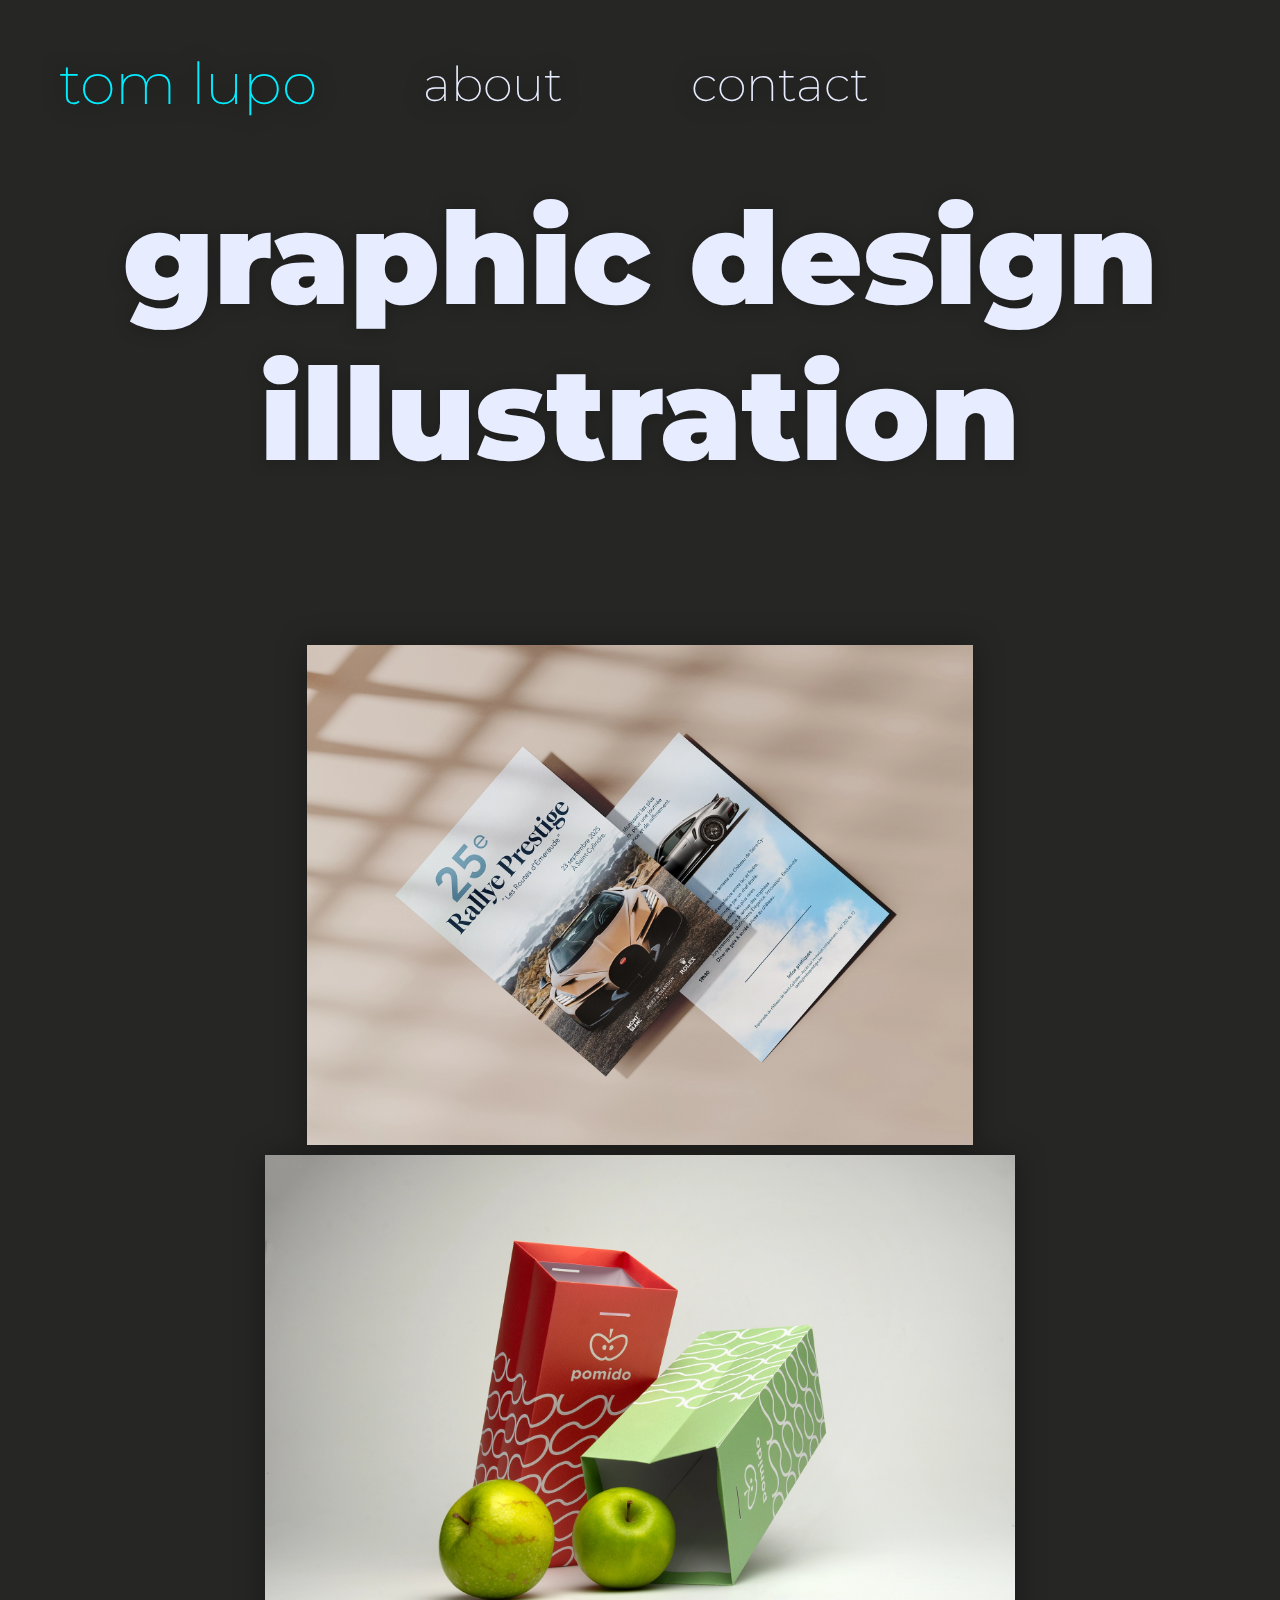
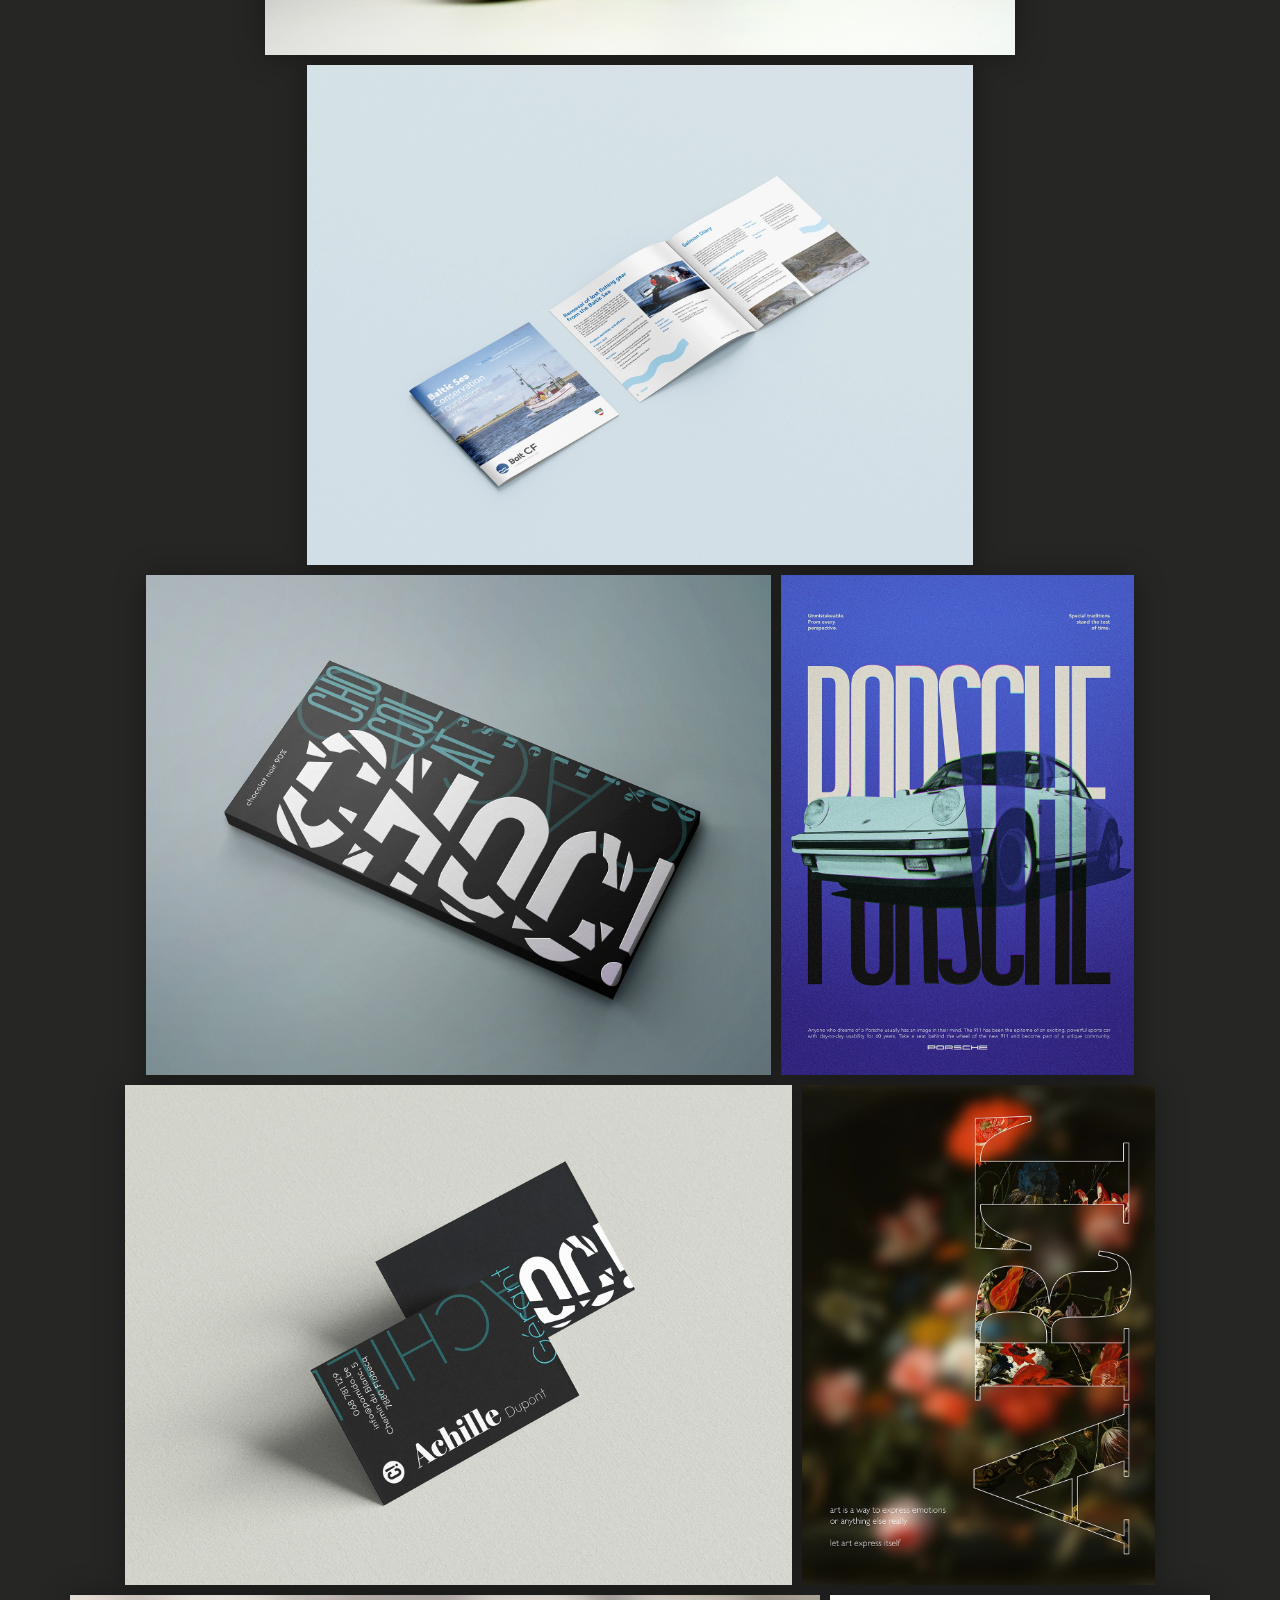
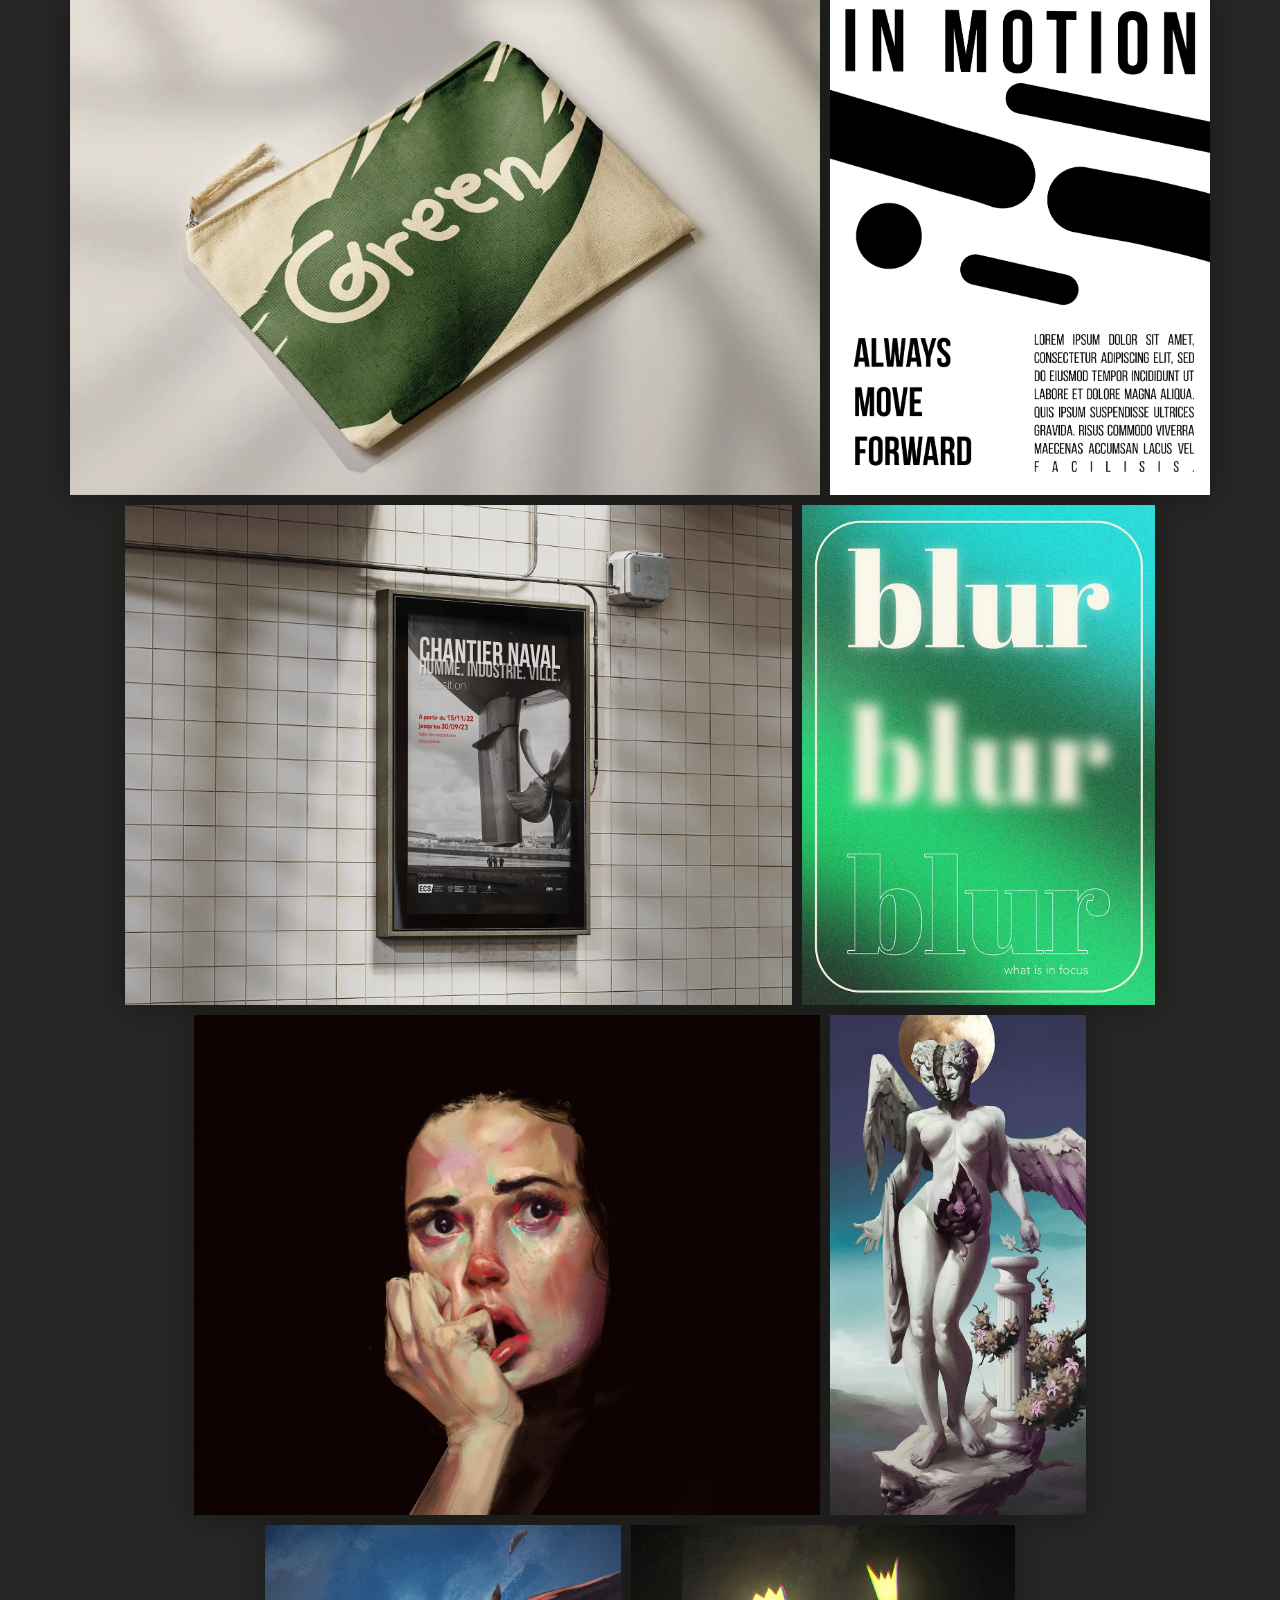
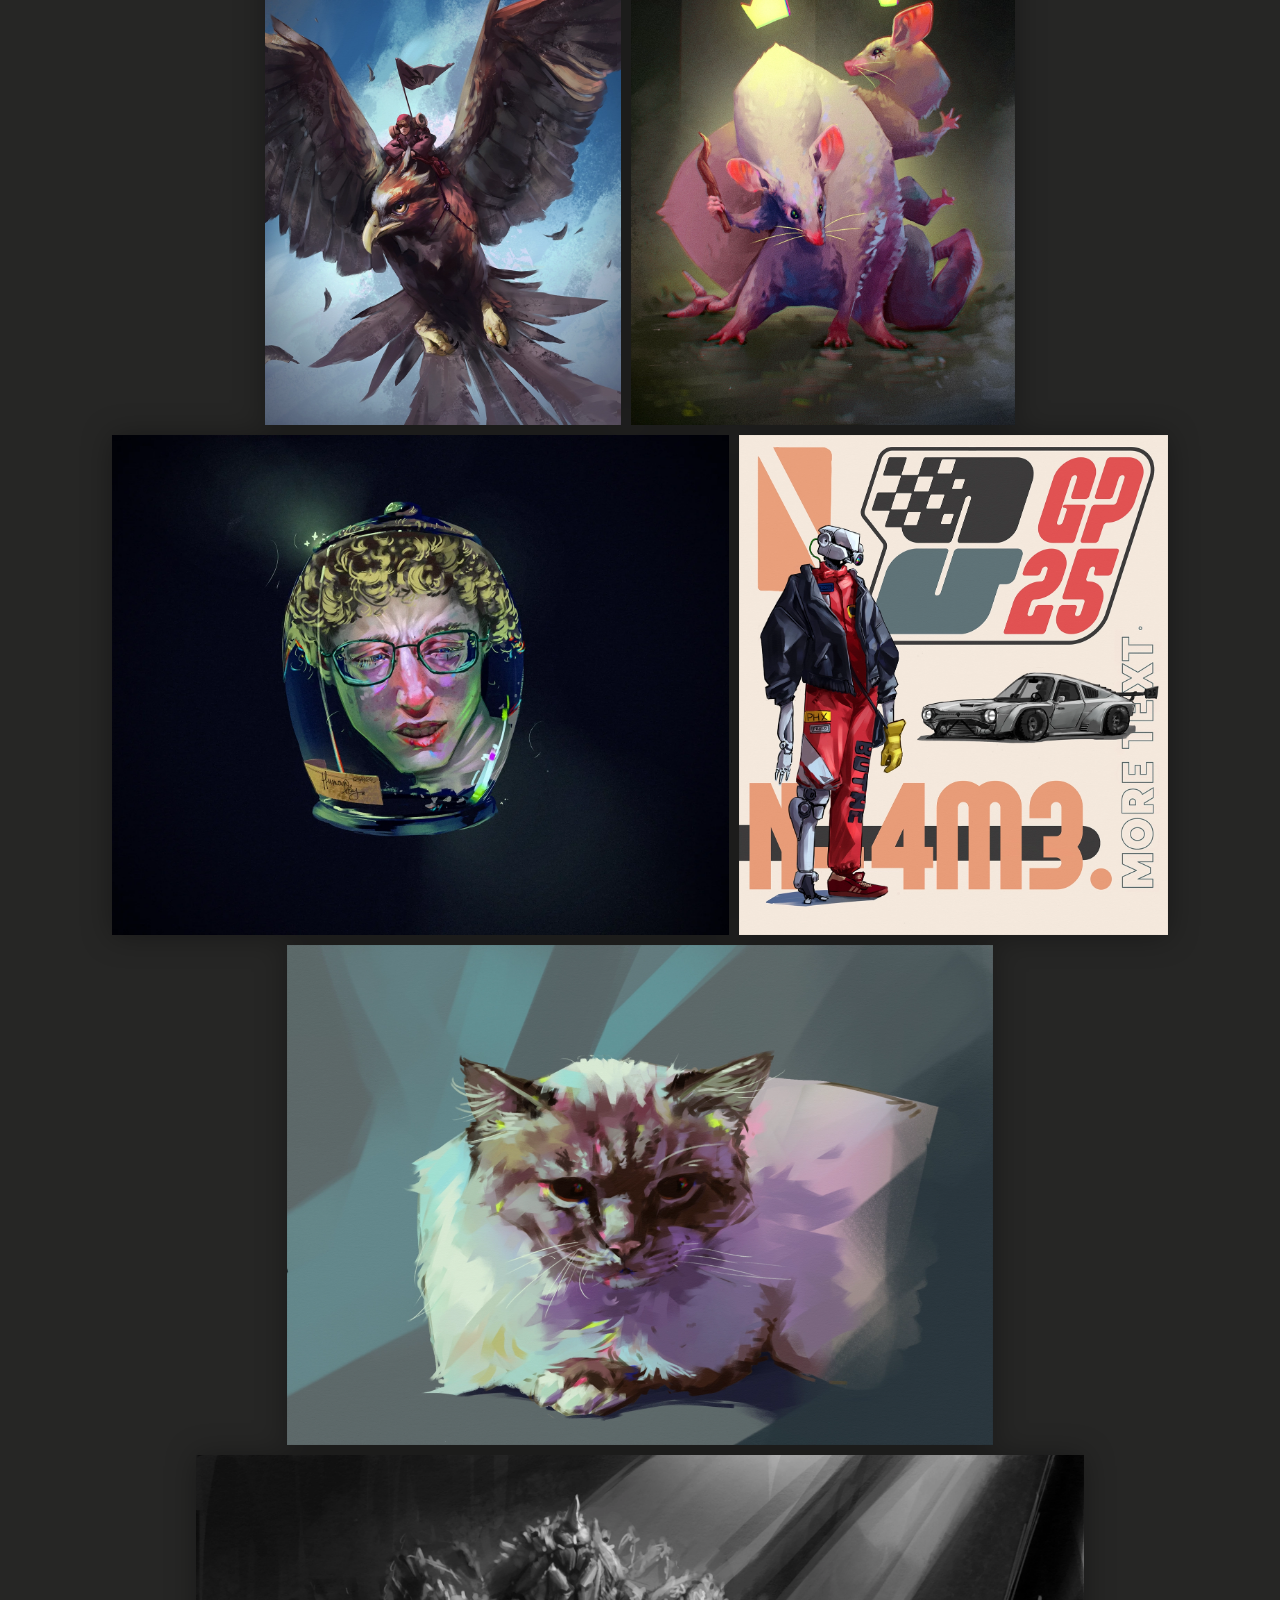
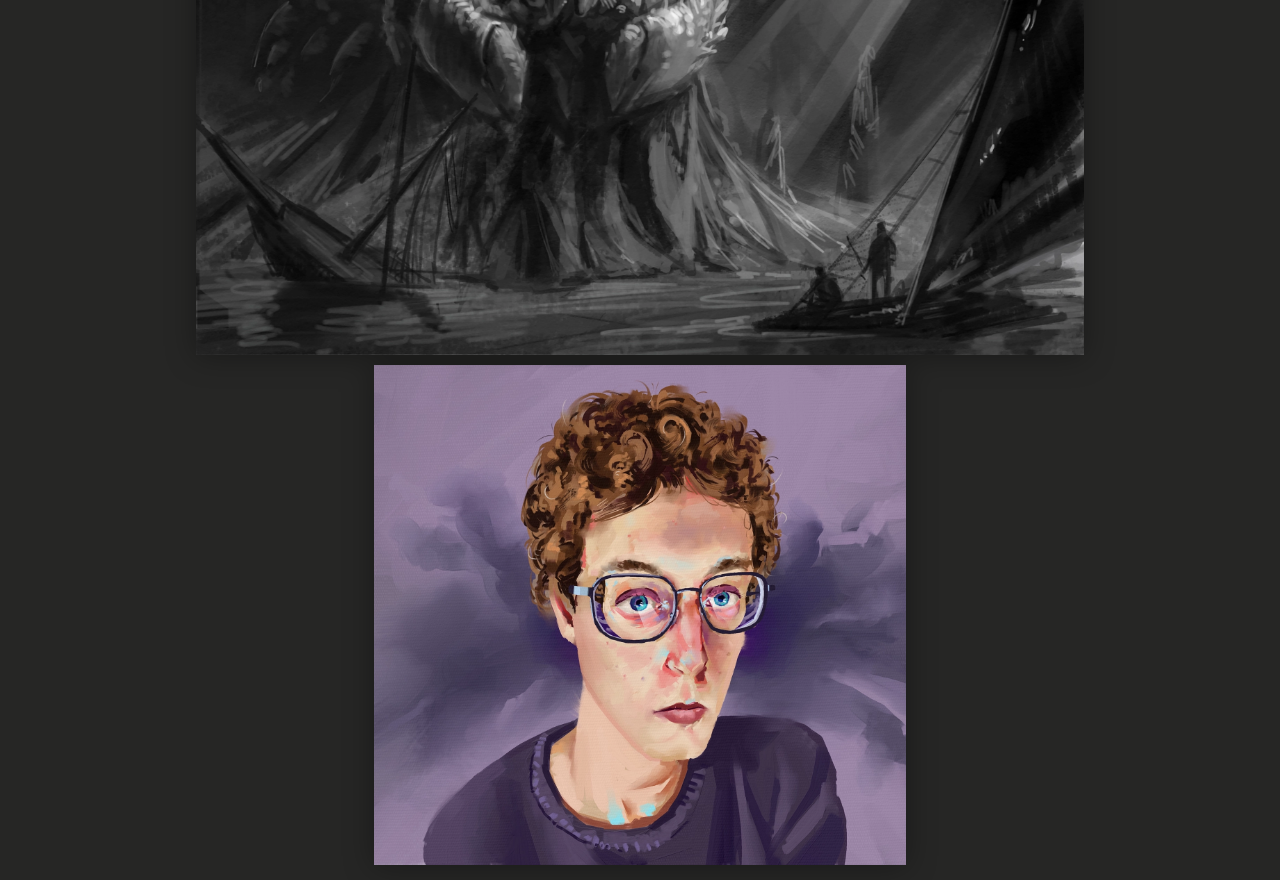
<file: index.html>
<!doctype html>
<html lang="en">
  <head>
    <meta charset="utf-8" />
	<meta name="author" content="Tom Lupo">
	<meta name="description" content="Hi I'm Tom Lupo, a graphic designer and illustration oriented artist from Belgium">
	<meta name="viewport" content="width=device-width">
    <title>Tom Lupo - portfolio</title>
	<link rel="icon" type="image/x-icon" href="images/favicon.ico">
	<link rel="stylesheet" href="css/main.css">
	<script src="js/scroll.js" defer></script>
	<!--montserrat fonts call-->
	<link rel="preconnect" href="https://fonts.googleapis.com">
	<link rel="preconnect" href="https://fonts.gstatic.com" crossorigin>
	<link href="https://fonts.googleapis.com/css2?family=Montserrat:ital,wght@0,100..900;1,100..900&display=swap" rel="stylesheet">
  </head>
  <body>
	<header>
		<div class="header_links">
			<span class="current">
				<a>tom lupo</a>
			</span>
			<a href="pages/about.html" >about</a>
			<a href="pages/contact.html" >contact</a>
		</div>
	</header>
	<div class="titles">
		<div class="bg_image_graphic">
			<h1 class="h1_graphic" style="transform: translateX(calc(0% - 0px));">graphic design</h1>
			
		</div>
		
		<div class="bg_image_art">
			<h1 class="h1_art" style="transform: translateX(calc(-0% + 0px));">illustration</h1>
			
		</div>
	</div>
	<!--<h2 class="and">
		&amp;
	</h2>-->
	<nav class="showcase">
				
				<div>
					<a href="pages/editorial.html"><img src="images/mock2.webp" alt="img"></a>
					<p>editorial</p>
				</div>
				<div>
					<a href="pages/pomido.html"><img src="images/mock1.webp" alt="img"></a>
					<p>pomido brand identity</p>
				</div>
				<div>
					<a href="pages/editorial.html"><img src="images/mock3.webp" alt="img"></a>
					<p>editorial</p>
				</div>
				<div>
					<a href="pages/branding.html"><img src="images/mock4.webp" alt="img"></a>
					<p>branding</p>
				</div>
				<div>
					<a href="pages/poster.html"><img src="images/mock9.webp" alt="img"></a>
					<p>poster</p>
				</div>
				<div>
					<a href="pages/branding.html"><img src="images/mock5.webp" alt="img"></a>
					<p>branding</p>
				</div>
				<div>
					<a href="pages/poster.html"><img src="images/mock6.webp" alt="img"></a>
					<p>poster</p>
				</div>
				<div>
					<a href="pages/branding.html"><img src="images/mock7.webp" alt="img"></a>
					<p>branding</p>
				</div>
				<div>
					<a href="pages/poster.html"><img src="images/mock8.webp" alt="img"></a>
					<p>poster</p>
				</div>
				<div>
					<a href="pages/poster.html"><img src="images/mock10.webp" alt="img"></a>
					<p>poster</p>
					</div>
				<div>
					<a href="pages/poster.html"><img src="images/mock11.webp" alt="img"></a>
					<p>poster</p>
				</div>
				<div>
					<a href="pages/portrait.html"><img src="images/art2.webp" alt="img"></a>
					<p>portrait</p>
				</div>
				<div>
					<a href="pages/illustration.html"><img src="images/art3.webp" alt="img"></a>
					<p>illustration</p>
				</div>
				<div>
					<a href="pages/illustration.html"><img src="images/art4.webp" alt="img"></a>
					<p>illustration</p>
				</div>
				<div>
					<a href="pages/illustration.html"><img src="images/art10.webp" alt="img"></a>
					<p>illustration</p>
				</div>
				<div>
					<a href="pages/portrait.html"><img src="images/art11.webp" alt="img"></a>
					<p>portrait</p>
				</div>
				<div>
					<a href="pages/illustration.html"><img src="images/art5.webp" alt="img"></a>
					<p>illustration</p>
				</div>
				
				<div>
					<a href="pages/portrait.html"><img src="images/art7.webp" alt="img"></a>
					<p>portrait</p>
				</div>
				<div>
					<a href="pages/illustration.html"><img src="images/art1.webp" alt="img"></a>
					<p>illustration</p>
				</div>
				<div>
					<a href="pages/portrait.html"><img src="images/art12.webp" alt="img"></a>
					<p>portrait</p>
				</div>
				
	</nav>
	
  </body>
</html>
</file>
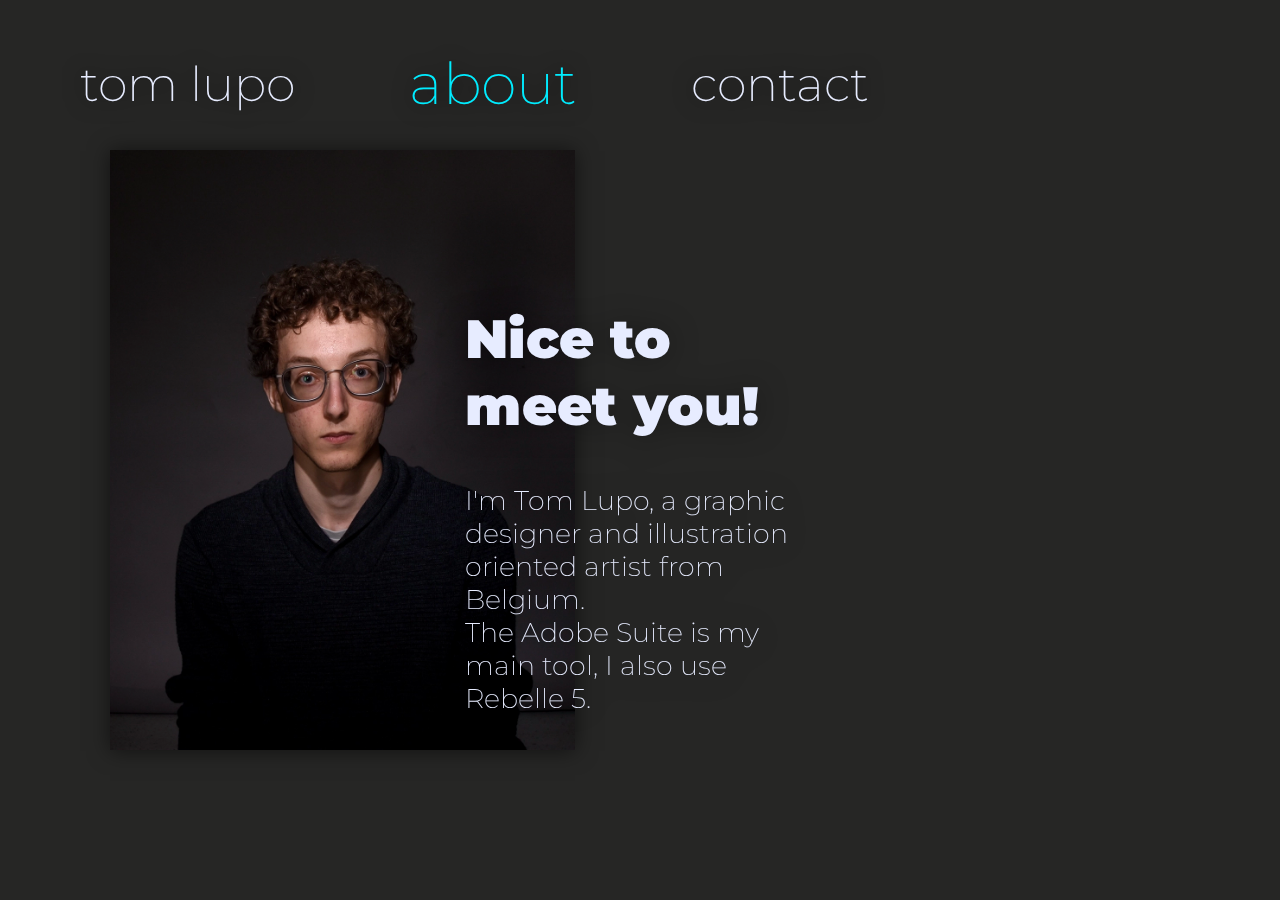
<file: pages/about.html>
<html lang="en">
  <head>
    <meta charset="utf-8" />
	<meta name="author" content="Tom Lupo">
	<meta name="description" content="Hi I'm Tom Lupo, a graphic designer and illustration oriented artist from Belgium">
	<meta name="viewport" content="width=device-width">
    <title>Tom Lupo - about</title>
	<link rel="icon" type="image/x-icon" href="../images/favicon.ico">
	<link rel="stylesheet" href="../css/main.css">
	<script src="../js/about_move_mouse.js" defer></script>
	<!--montserrat fonts call-->
	<link rel="preconnect" href="https://fonts.googleapis.com">
	<link rel="preconnect" href="https://fonts.gstatic.com" crossorigin>
	<link href="https://fonts.googleapis.com/css2?family=Montserrat:ital,wght@0,100..900;1,100..900&display=swap" rel="stylesheet">
  </head>
	<body class="flex">
		<header>
		<div class="header_links">
			<a href="../index.html" >tom lupo</a>
			<span class="current">
				<a>about</a>
			</span>
			<a href="contact.html" >contact</a>
		</div>
	</header>
	<div class="about_paragraph">
		<div class="tom_image"> <img src="../images/tom.webp" alt="moi"> </div>
		<div class="moving_box" id="text_move">
			<div class="about"> 
				<h2>Nice to meet you!</h2>
				<p>I'm Tom Lupo, a graphic designer and illustration oriented artist from Belgium.<br/>
				The Adobe Suite is my main tool, I also use Rebelle 5.</p>
			</div>
		</div>
	</div>
    </body>
</html>

<!--style="translateX(calc(0% + ${x*0.1}px)); position.style.top = `calc(0% + ${y*0.1}px)` "-->
</file>
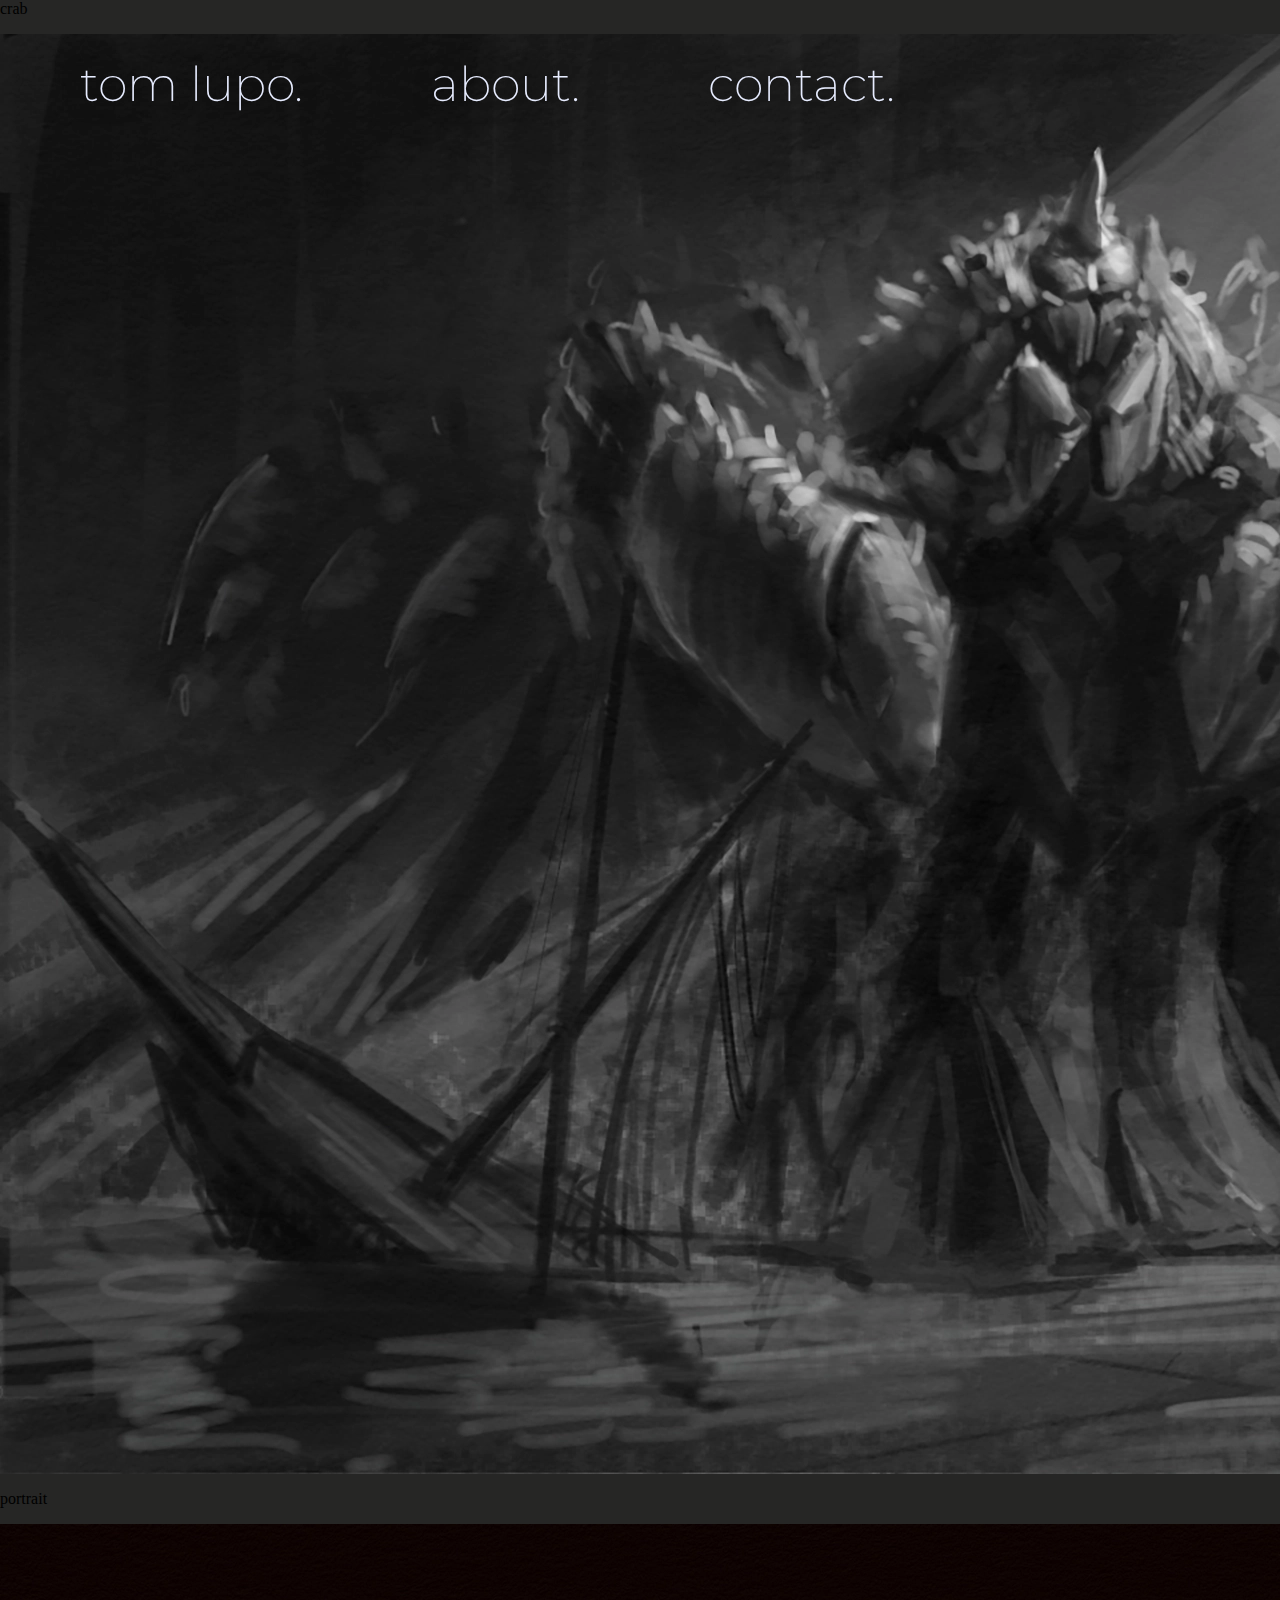
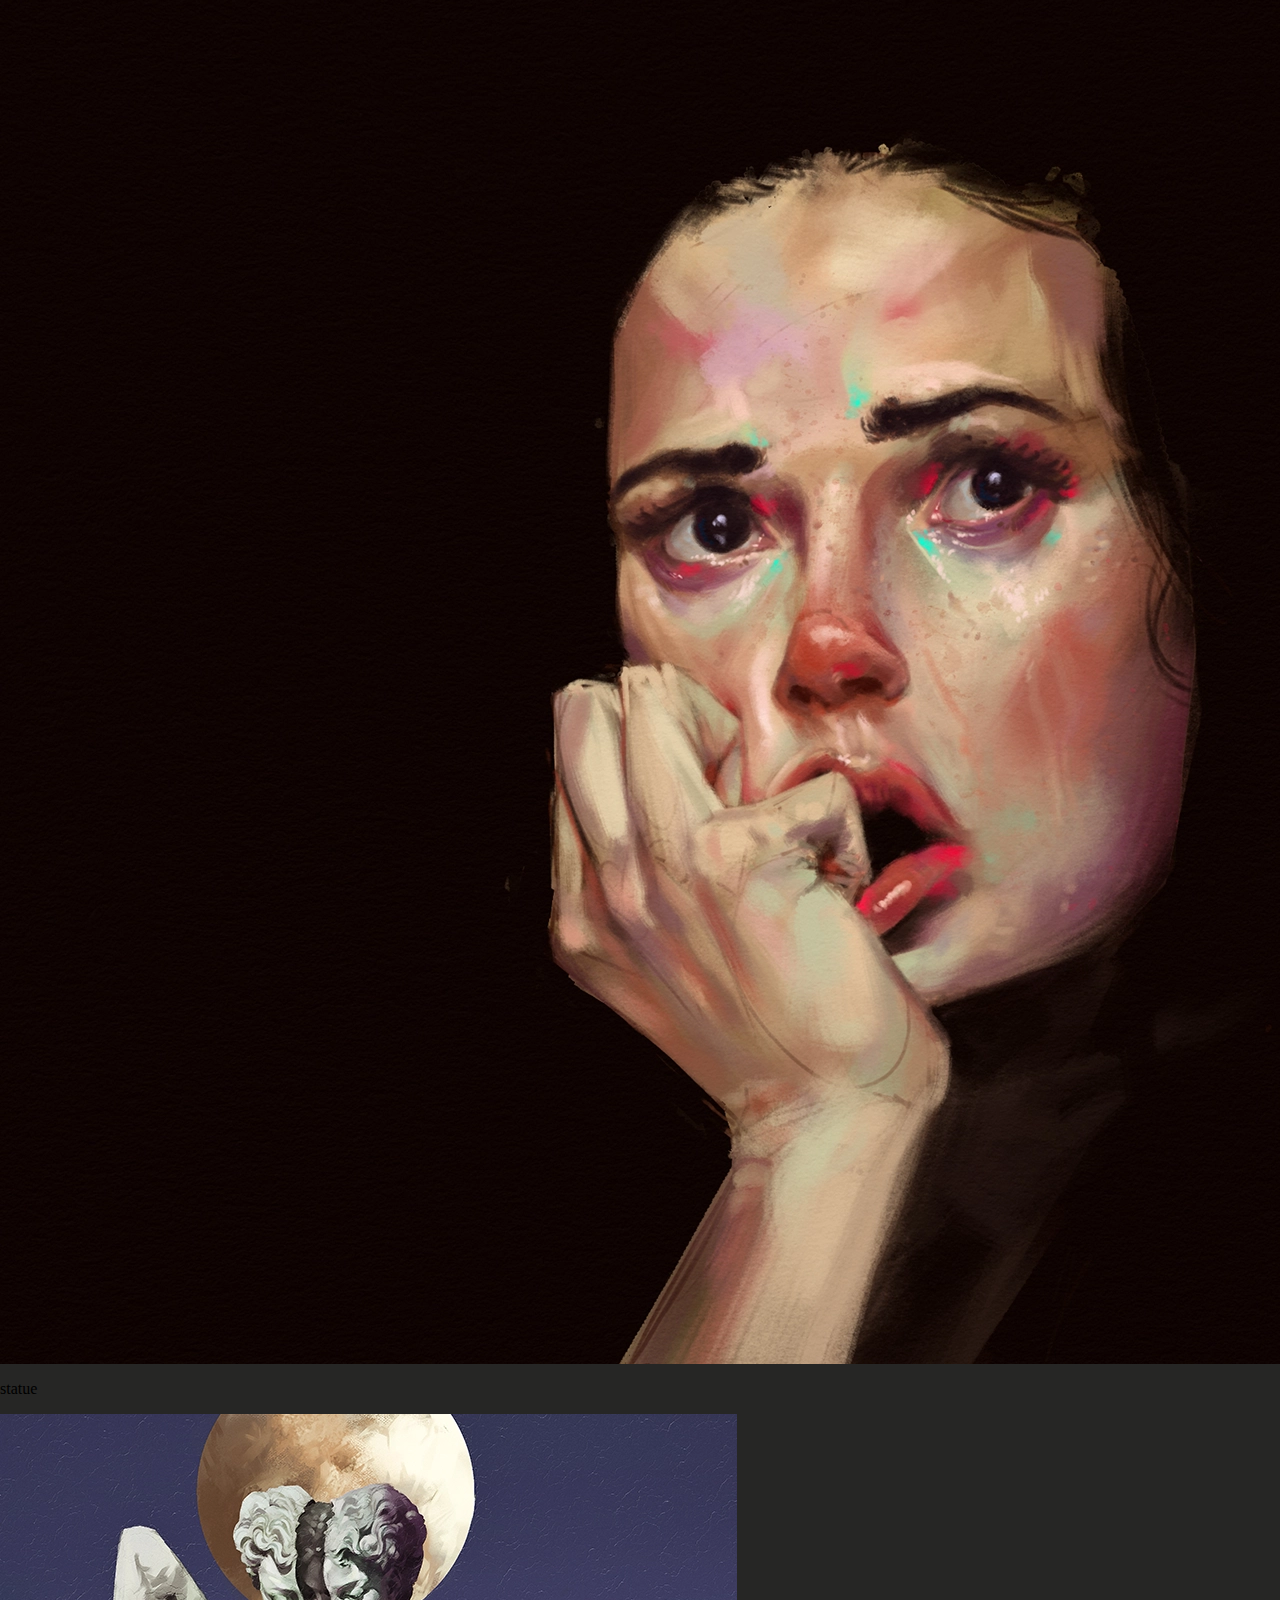
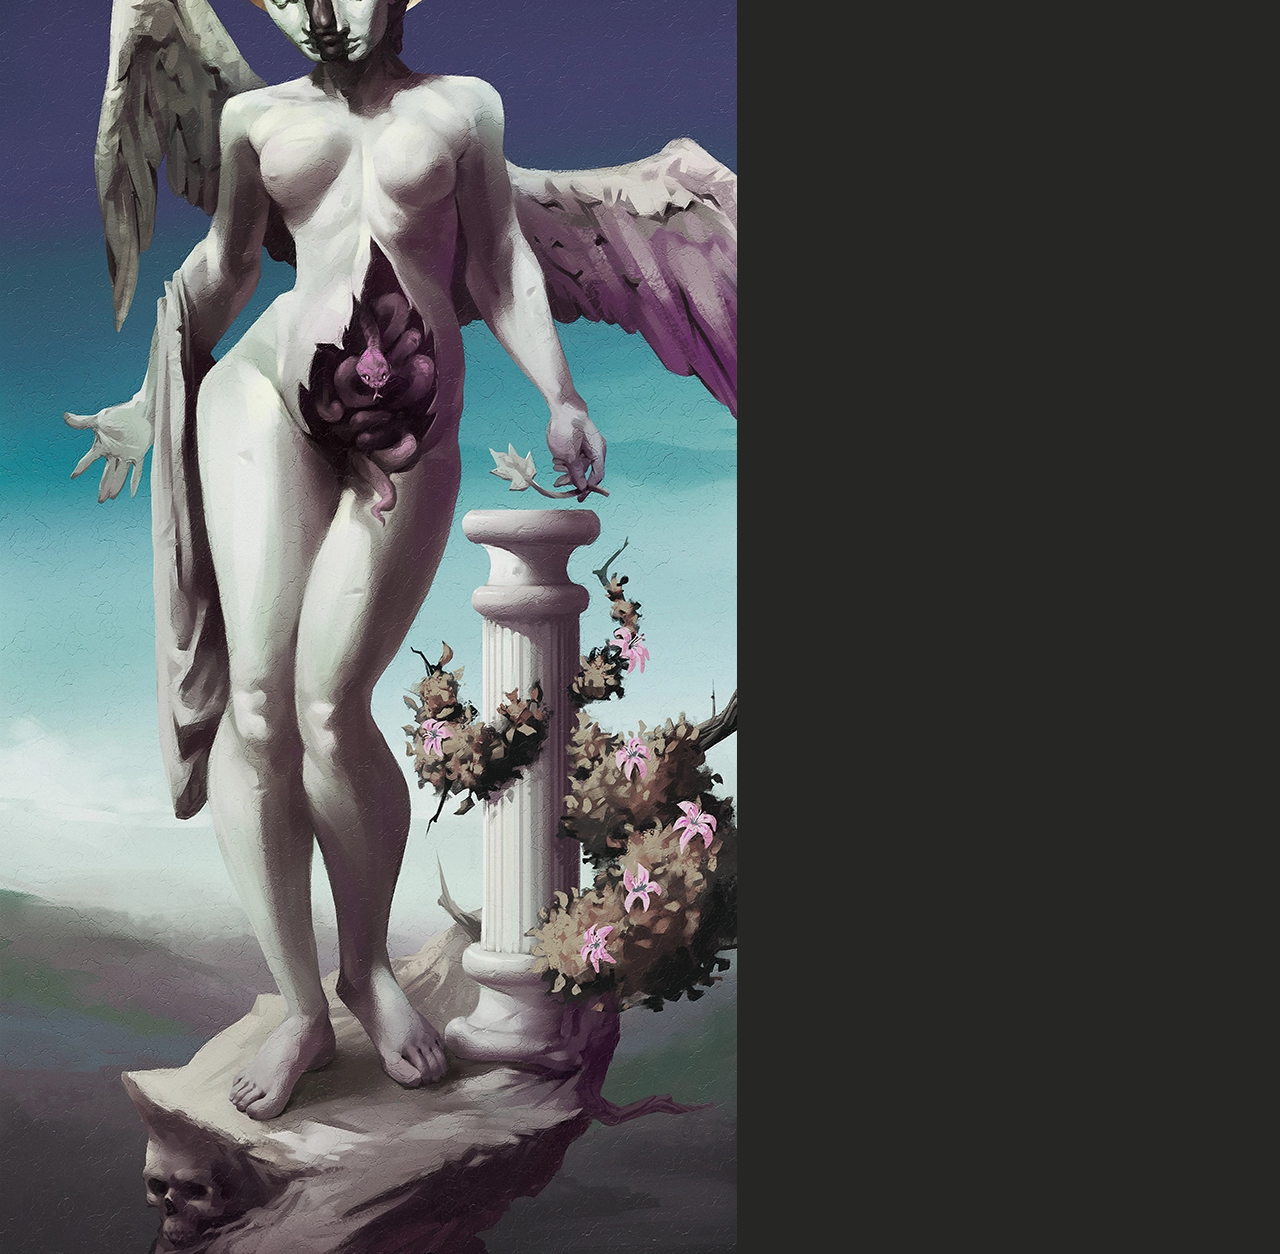
<file: pages/art.html>
<html lang="en">
  <head>
    <meta charset="utf-8" />
	<meta name="author" content="Tom Lupo">
	<meta name="description" content="Hi I'm Tom Lupo, a graphic designer and illustration oriented artist from Belgium">
	<meta name="viewport" content="width=device-width">
    <title>Tom Lupo - illustration</title>
	<link rel="icon" type="image/x-icon" href="../images/favicon.ico">
	<link rel="stylesheet" href="../css/main.css">
	<script src="../js/scroll.js" defer></script>
	<!--montserrat fonts call-->
	<link rel="preconnect" href="https://fonts.googleapis.com">
	<link rel="preconnect" href="https://fonts.gstatic.com" crossorigin>
	<link href="https://fonts.googleapis.com/css2?family=Montserrat:ital,wght@0,100..900;1,100..900&display=swap" rel="stylesheet">
  </head>
	<body>
		<header>
		<div class="header_links">
			<a href="../index.html" >tom lupo.</a>
			<a href="about.html" >about.</a>
			<a href="contact.html" >contact.</a>
		</div>
	</header>
	<div>
		<p id="crab">crab</p>
		<img src="../images/art1.webp" alt="img">
		<p id="portrait">portrait</p>
		<img src="../images/art2.webp" alt="img">
		<p id="statue">statue</p>
		<img src="../images/art3.webp" alt="img">
	</div>
	
    </body>
</html>
</file>
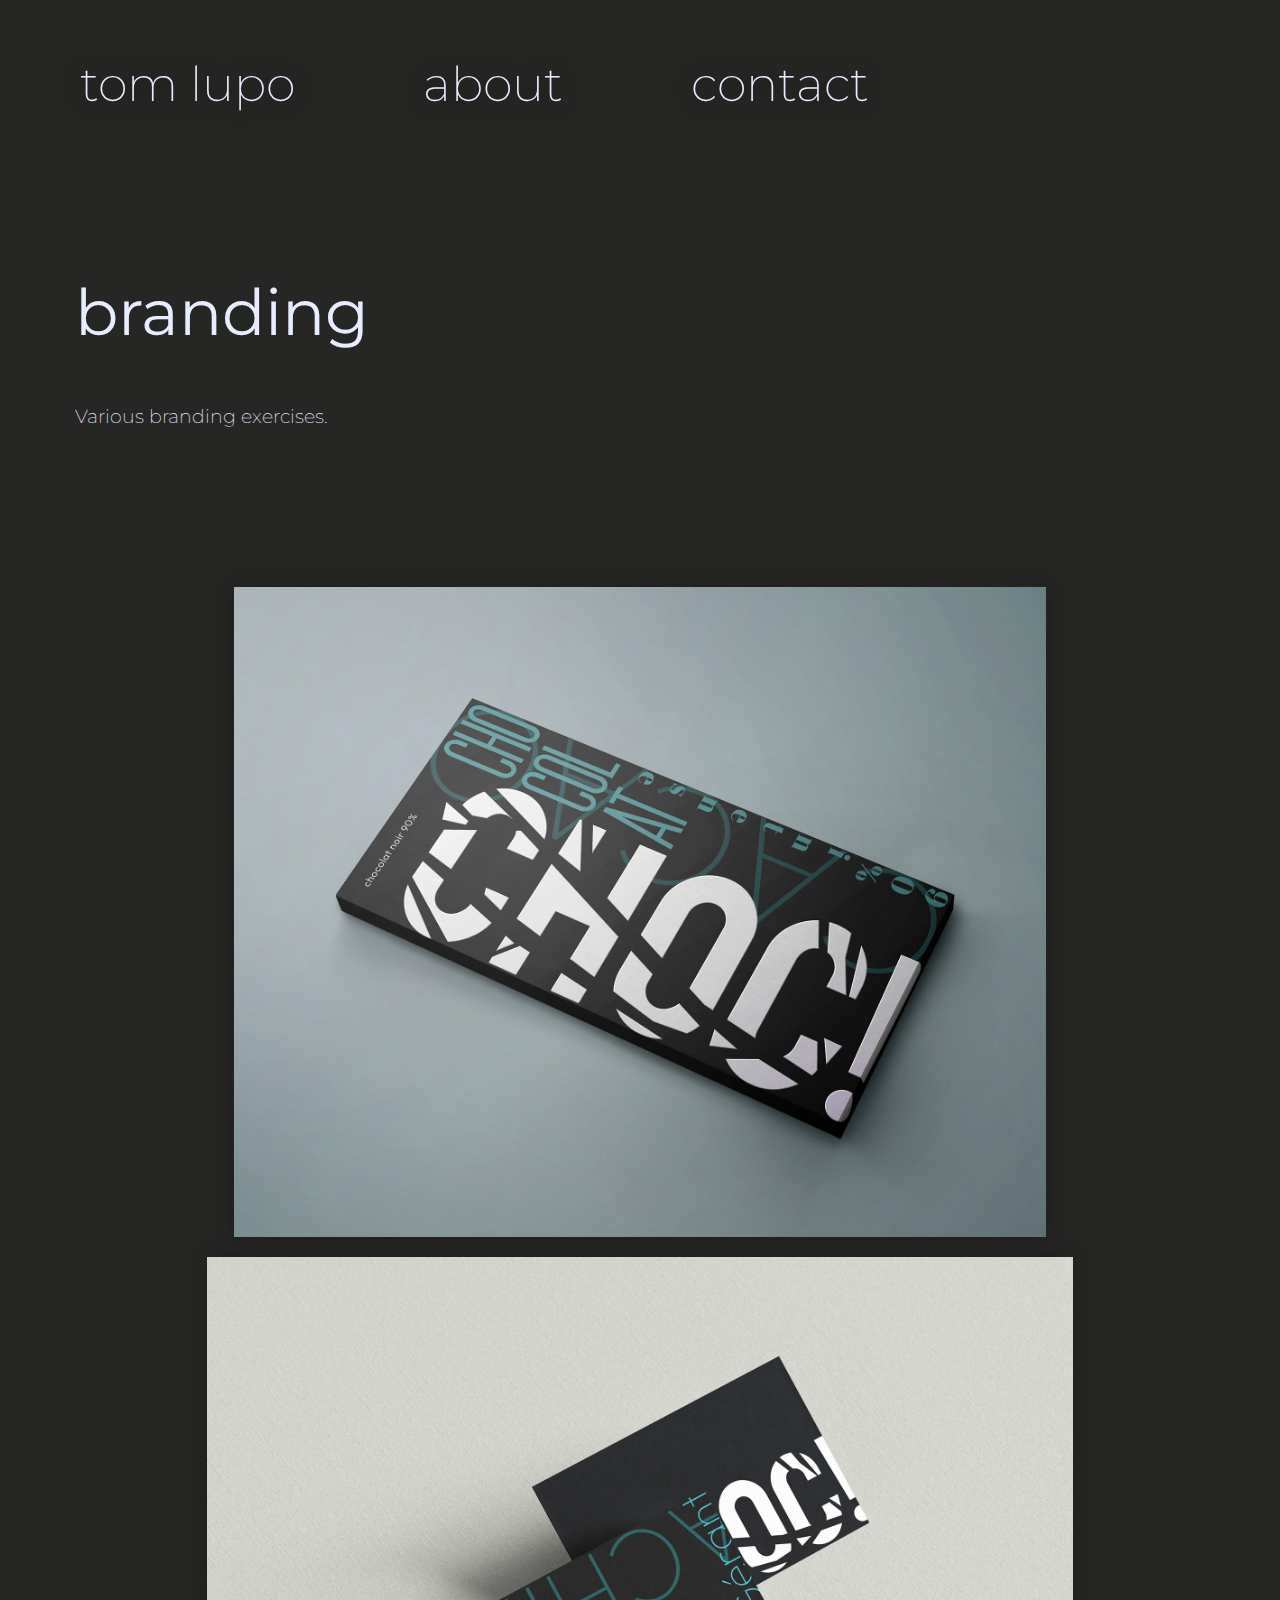
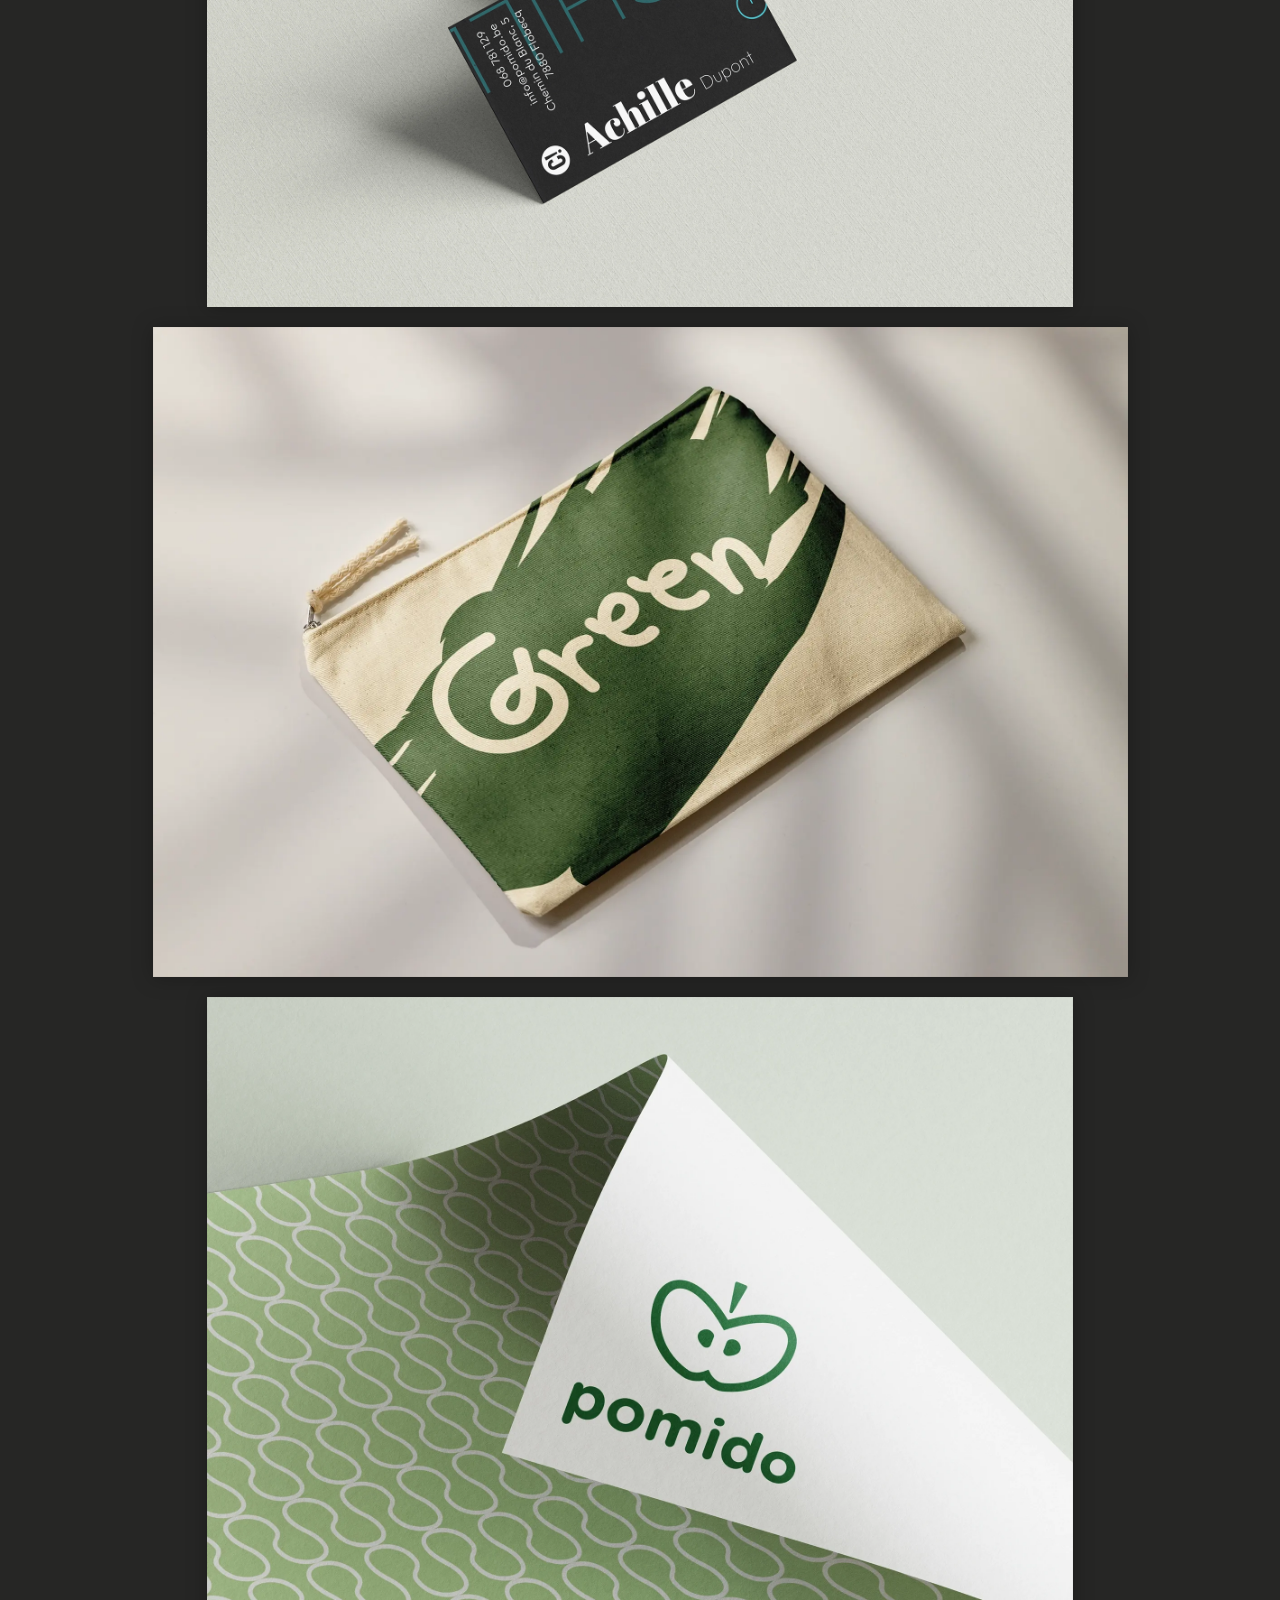
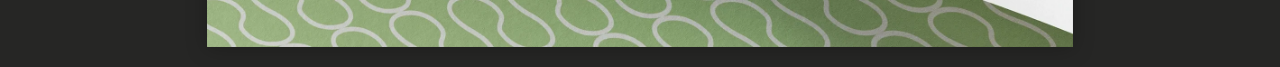
<file: pages/branding.html>
<html lang="en">
  <head>
    <meta charset="utf-8" />
	<meta name="author" content="Tom Lupo">
	<meta name="description" content="Hi I'm Tom Lupo, a graphic designer and illustration oriented artist from Belgium">
	<meta name="viewport" content="width=device-width">
    <title>Tom Lupo - branding</title>
	<link rel="icon" type="image/x-icon" href="../images/favicon.ico">
	<link rel="stylesheet" href="../css/main.css">
	<script src="../js/scroll.js" defer></script>
	<!--montserrat fonts call-->
	<link rel="preconnect" href="https://fonts.googleapis.com">
	<link rel="preconnect" href="https://fonts.gstatic.com" crossorigin>
	<link href="https://fonts.googleapis.com/css2?family=Montserrat:ital,wght@0,100..900;1,100..900&display=swap" rel="stylesheet">
  </head>
	<body>
		<header>
		<div class="header_links">
			<a href="../index.html" >tom lupo</a>
			<a href="about.html" >about</a>
			<a href="contact.html" >contact</a>
		</div>
	</header>
	<span class="test_width">
	
		<div>
			<span class="introduction">
				<h2 id="portrait">branding</h2>
				<p>Various branding exercises.
				</p>
			</span>
			
		</div>
		
		<!--<div>
			<span class="test_text">
				<h2>logo</h2>
				<p>For the logo, I wanted a friendly look, obviously inspired by an apple. The rest of the visual identity follows this round aesthetic.
					The colours are ranging from green to red.
				</p>
			</span>
			<img src="../images/pomido_logo.webp" alt="img" class="first_pic">
		</div>-->
		
		<div class="gallery">
			<img src="../images/mock4.webp" alt="img">
			<img src="../images/mock5.webp" alt="img">
			<img src="../images/mock7.webp" alt="img">
			<img src="../images/pomido_logo.webp" alt="img">
			
		
	</span>
    </body>
</html>
</file>
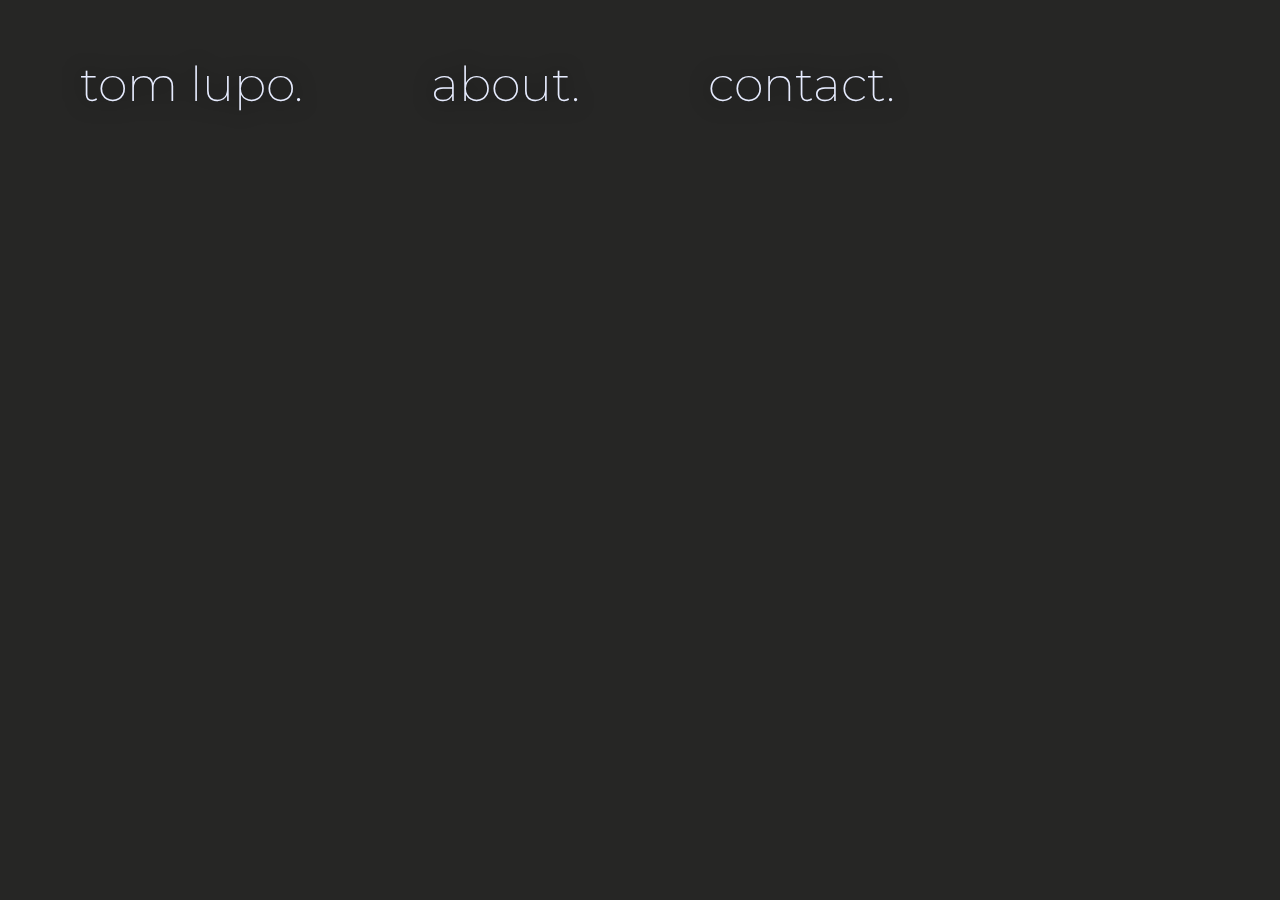
<file: pages/contact.html>
<html lang="en">
  <head>
    <meta charset="utf-8" />
	<meta name="author" content="Tom Lupo">
	<meta name="description" content="Hi I'm Tom Lupo, a graphic designer and illustration oriented artist from Belgium">
	<meta name="viewport" content="width=device-width">
    <title>Tom Lupo - contact</title>
	<link rel="icon" type="image/x-icon" href="../images/favicon.ico">
	<link rel="stylesheet" href="../css/main.css">
	<script src="../js/scroll.js" defer></script>
	<!--montserrat fonts call-->
	<link rel="preconnect" href="https://fonts.googleapis.com">
	<link rel="preconnect" href="https://fonts.gstatic.com" crossorigin>
	<link href="https://fonts.googleapis.com/css2?family=Montserrat:ital,wght@0,100..900;1,100..900&display=swap" rel="stylesheet">
  </head>
	<body>
		<header>
		<div class="header_links">
			<a href="../index.html" >tom lupo.</a>
			<a href="about.html" >about.</a>
			<a href="contact.html" >contact.</a>
		</div>
	</header>
    </body>
</html>
</file>
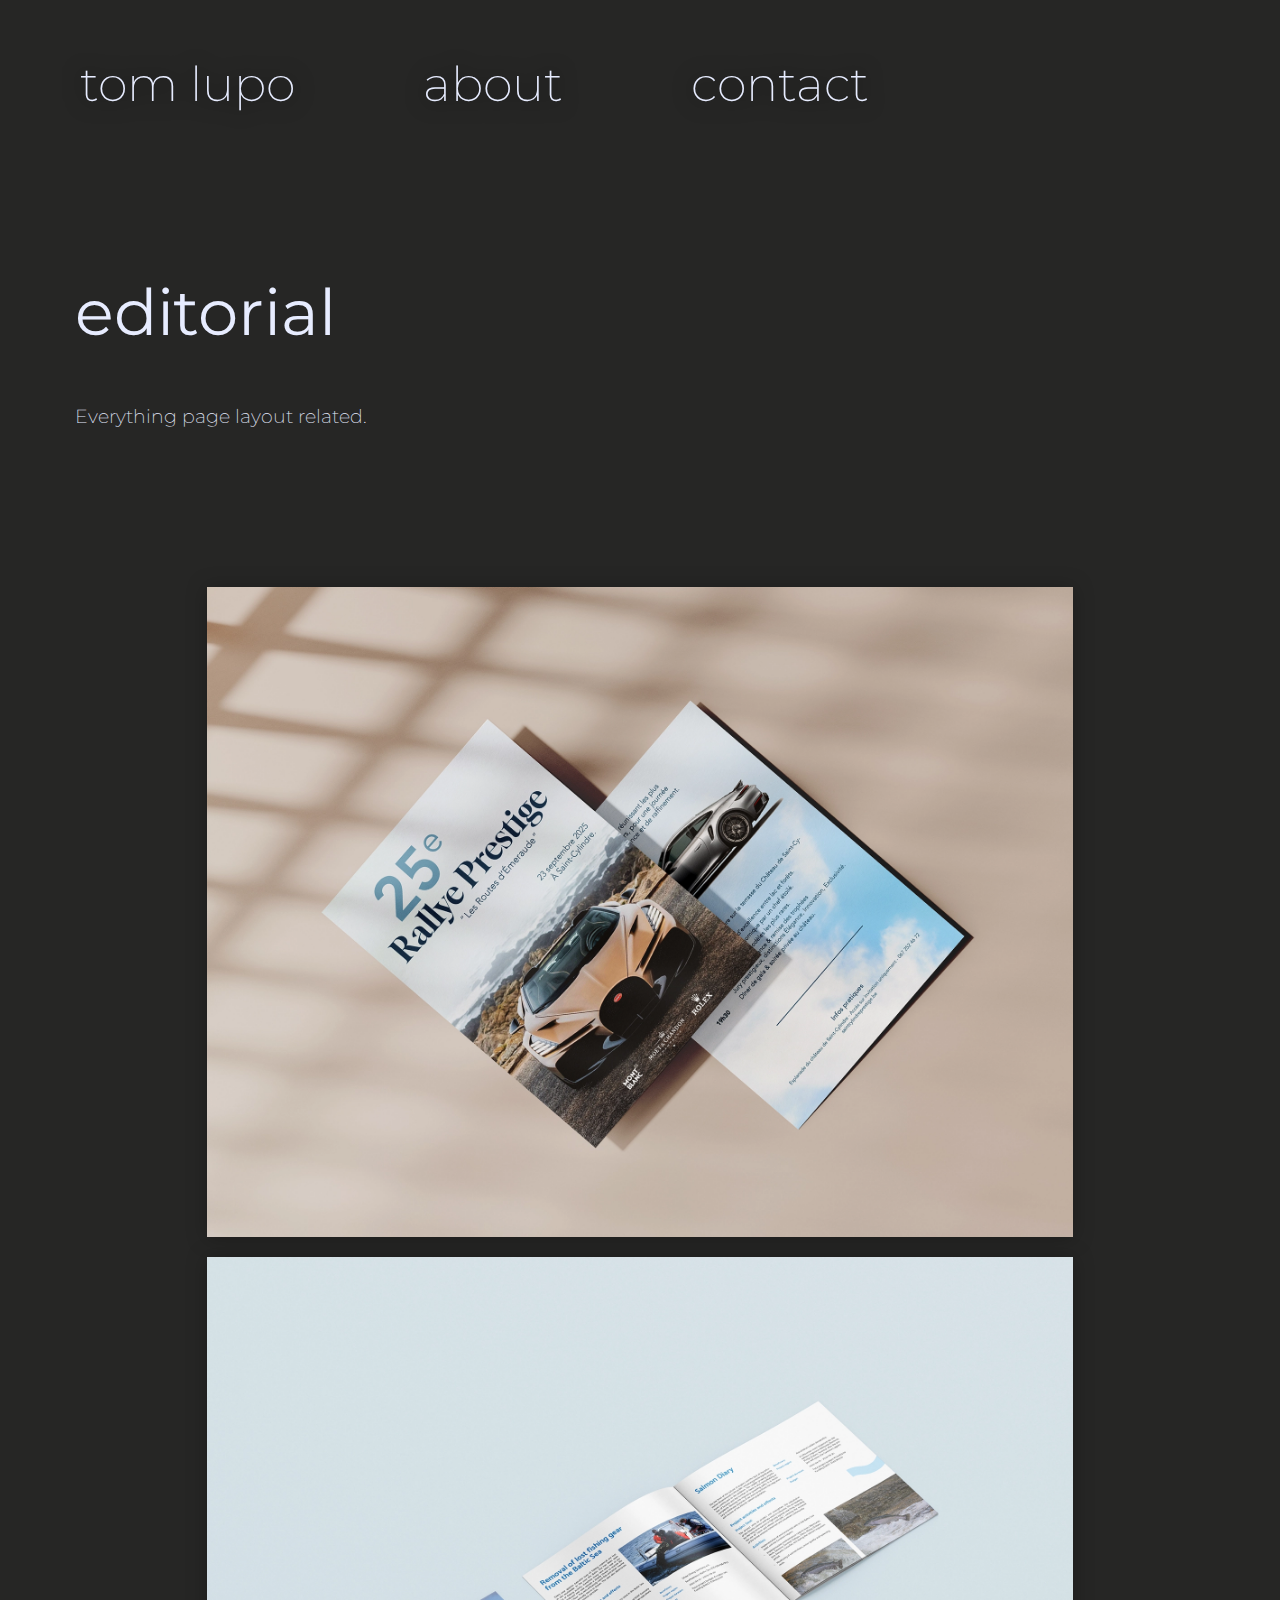
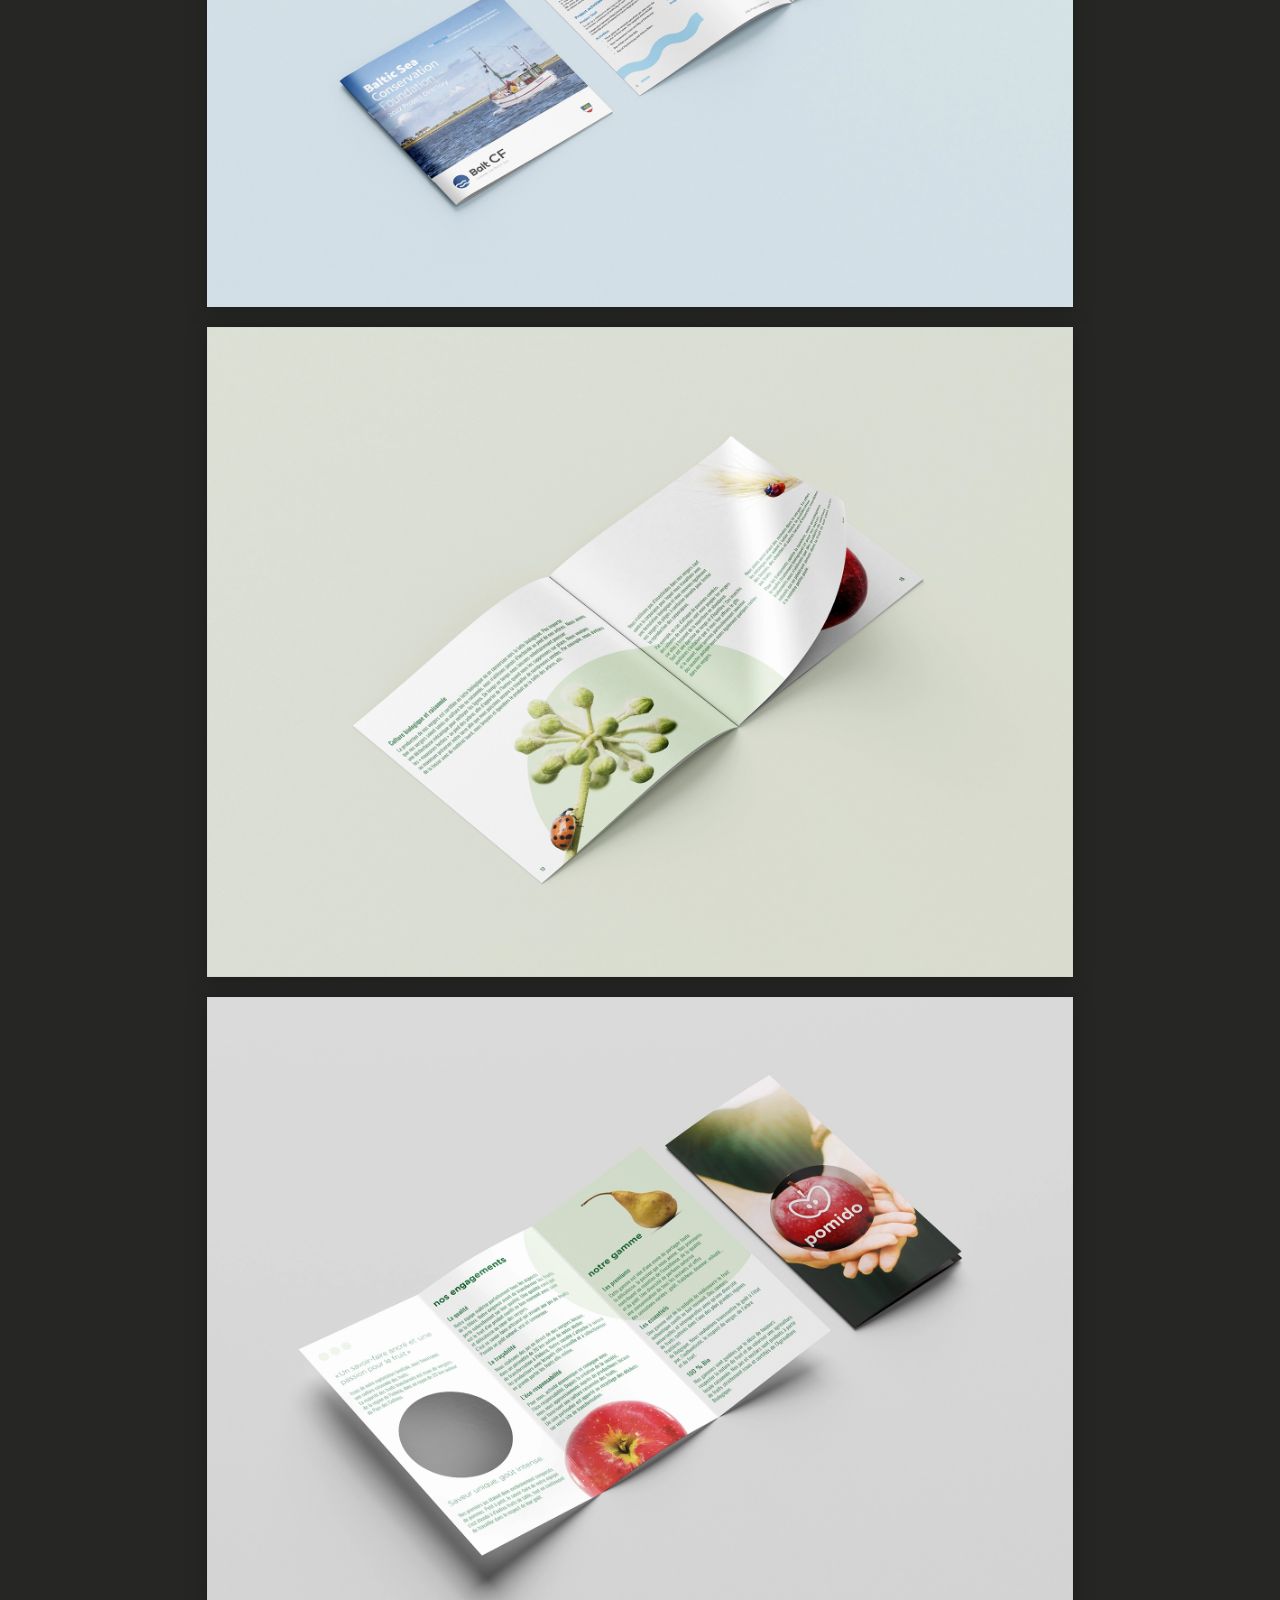
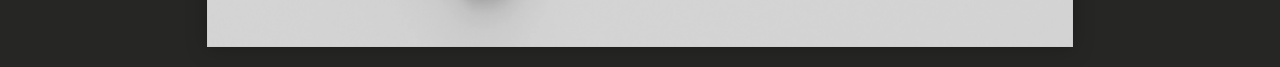
<file: pages/editorial.html>
<html lang="en">
  <head>
    <meta charset="utf-8" />
	<meta name="author" content="Tom Lupo">
	<meta name="description" content="Hi I'm Tom Lupo, a graphic designer and illustration oriented artist from Belgium">
	<meta name="viewport" content="width=device-width">
    <title>Tom Lupo - editorial</title>
	<link rel="icon" type="image/x-icon" href="../images/favicon.ico">
	<link rel="stylesheet" href="../css/main.css">
	<script src="../js/scroll.js" defer></script>
	<!--montserrat fonts call-->
	<link rel="preconnect" href="https://fonts.googleapis.com">
	<link rel="preconnect" href="https://fonts.gstatic.com" crossorigin>
	<link href="https://fonts.googleapis.com/css2?family=Montserrat:ital,wght@0,100..900;1,100..900&display=swap" rel="stylesheet">
  </head>
	<body>
		<header>
		<div class="header_links">
			<a href="../index.html" >tom lupo</a>
			<a href="about.html" >about</a>
			<a href="contact.html" >contact</a>
		</div>
	</header>
	<span class="test_width">
	
		<div>
			<span class="introduction">
				<h2 id="portrait">editorial</h2>
				<p>Everything page layout related.
				</p>
			</span>
			
		</div>
		
		<!--<div>
			<span class="test_text">
				<h2>logo</h2>
				<p>For the logo, I wanted a friendly look, obviously inspired by an apple. The rest of the visual identity follows this round aesthetic.
					The colours are ranging from green to red.
				</p>
			</span>
			<img src="../images/pomido_logo.webp" alt="img" class="first_pic">
		</div>-->
		
		<div class="gallery">
			<img src="../images/mock2.webp" alt="img">
			<img src="../images/mock3.webp" alt="img">
			<img src="../images/pomido_edito.webp" alt="img">
			<img src="../images/pomido_flyer.webp" alt="img">
			
		
	</span>
    </body>
</html>
</file>
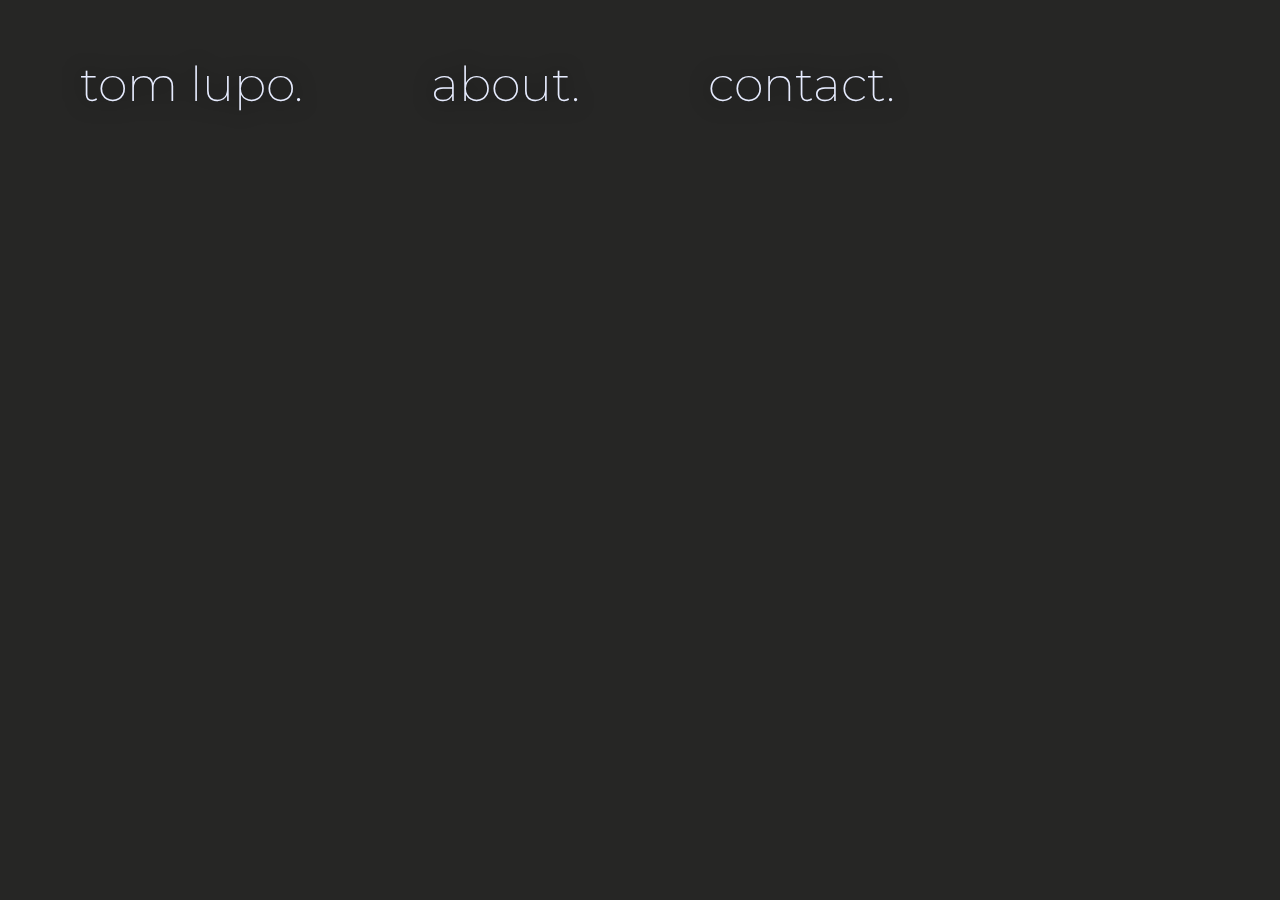
<file: pages/graphic_design.html>
<html lang="en">
  <head>
    <meta charset="utf-8" />
	<meta name="author" content="Tom Lupo">
	<meta name="description" content="Hi I'm Tom Lupo, a graphic designer and illustration oriented artist from Belgium">
	<meta name="viewport" content="width=device-width">
    <title>Tom Lupo - graphic design</title>
	<link rel="icon" type="image/x-icon" href="../images/favicon.ico">
	<link rel="stylesheet" href="../css/main.css">
	<script src="../js/scroll.js" defer></script>
	<!--montserrat fonts call-->
	<link rel="preconnect" href="https://fonts.googleapis.com">
	<link rel="preconnect" href="https://fonts.gstatic.com" crossorigin>
	<link href="https://fonts.googleapis.com/css2?family=Montserrat:ital,wght@0,100..900;1,100..900&display=swap" rel="stylesheet">
  </head>
	<body>
		<header>
		<div class="header_links">
			<a href="../index.html" >tom lupo.</a>
			<a href="about.html" >about.</a>
			<a href="contact.html" >contact.</a>
		</div>
	</header>
    </body>
</html>
</file>
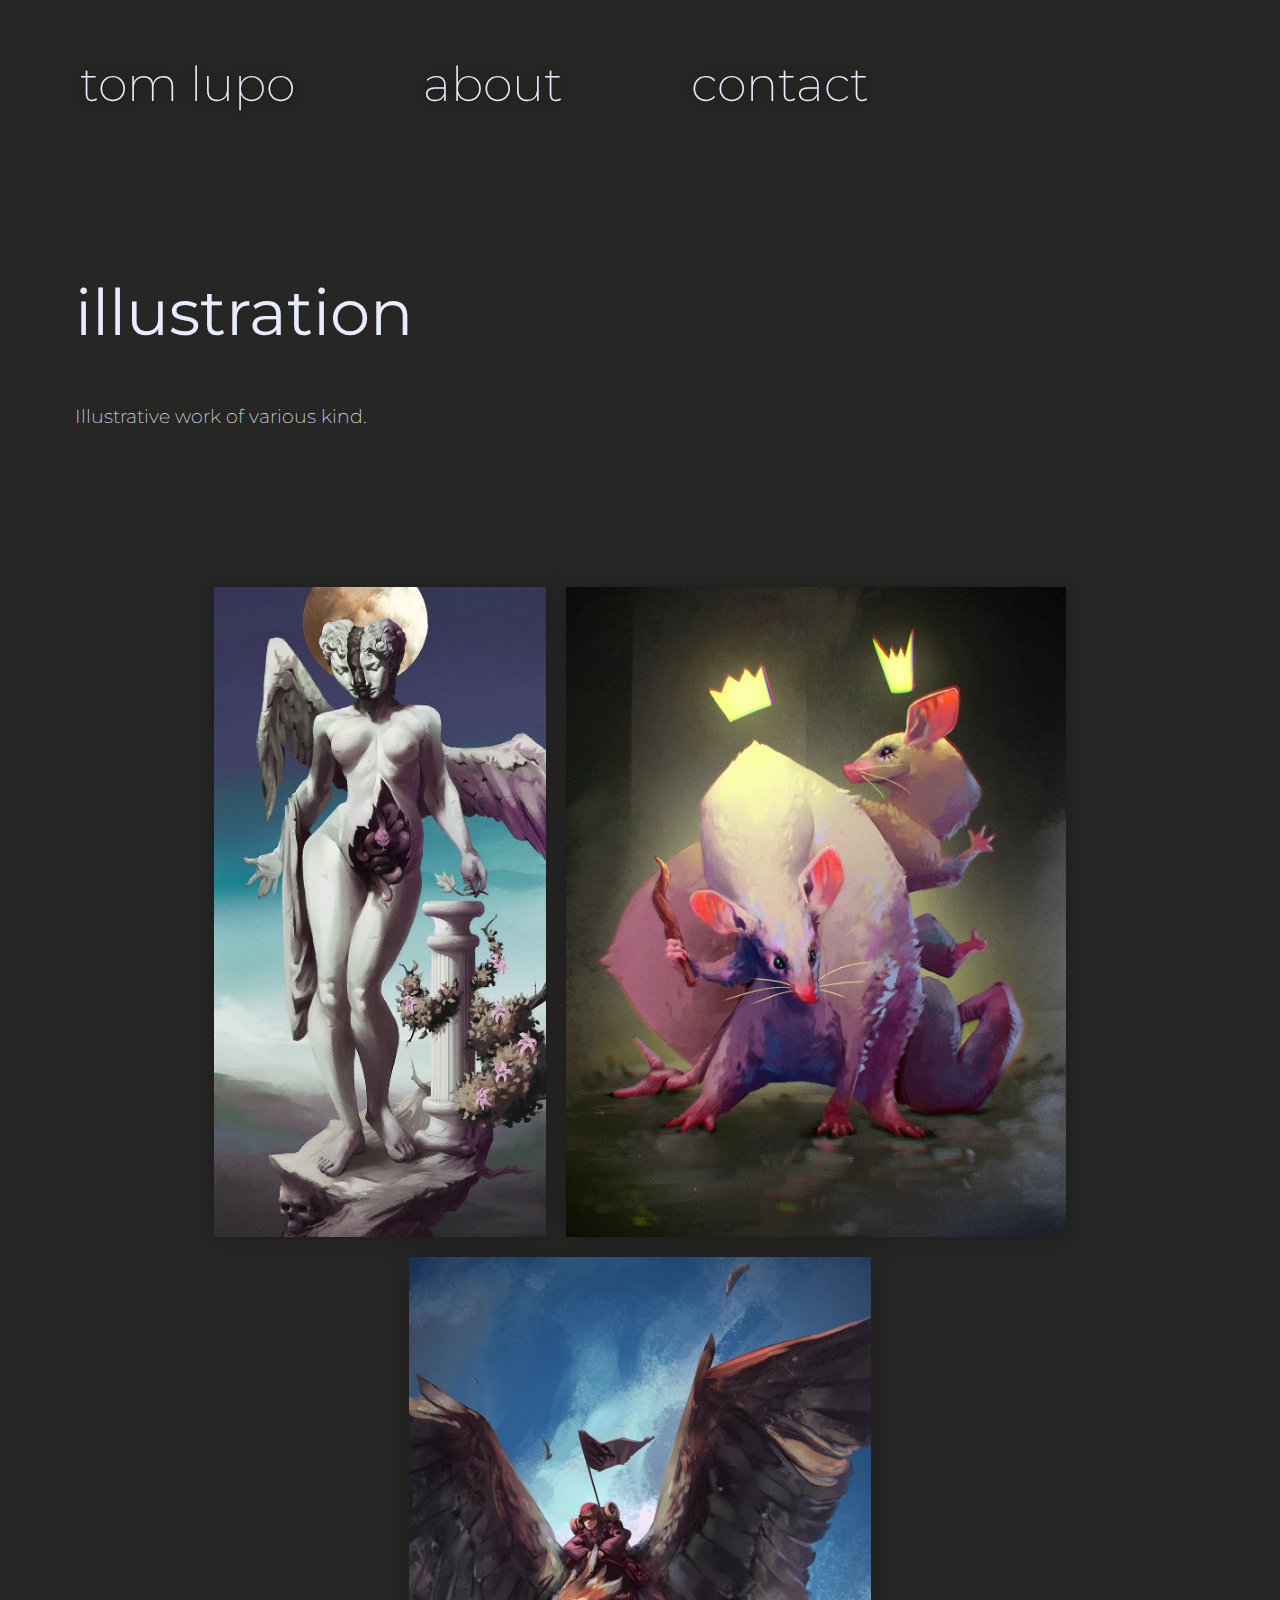
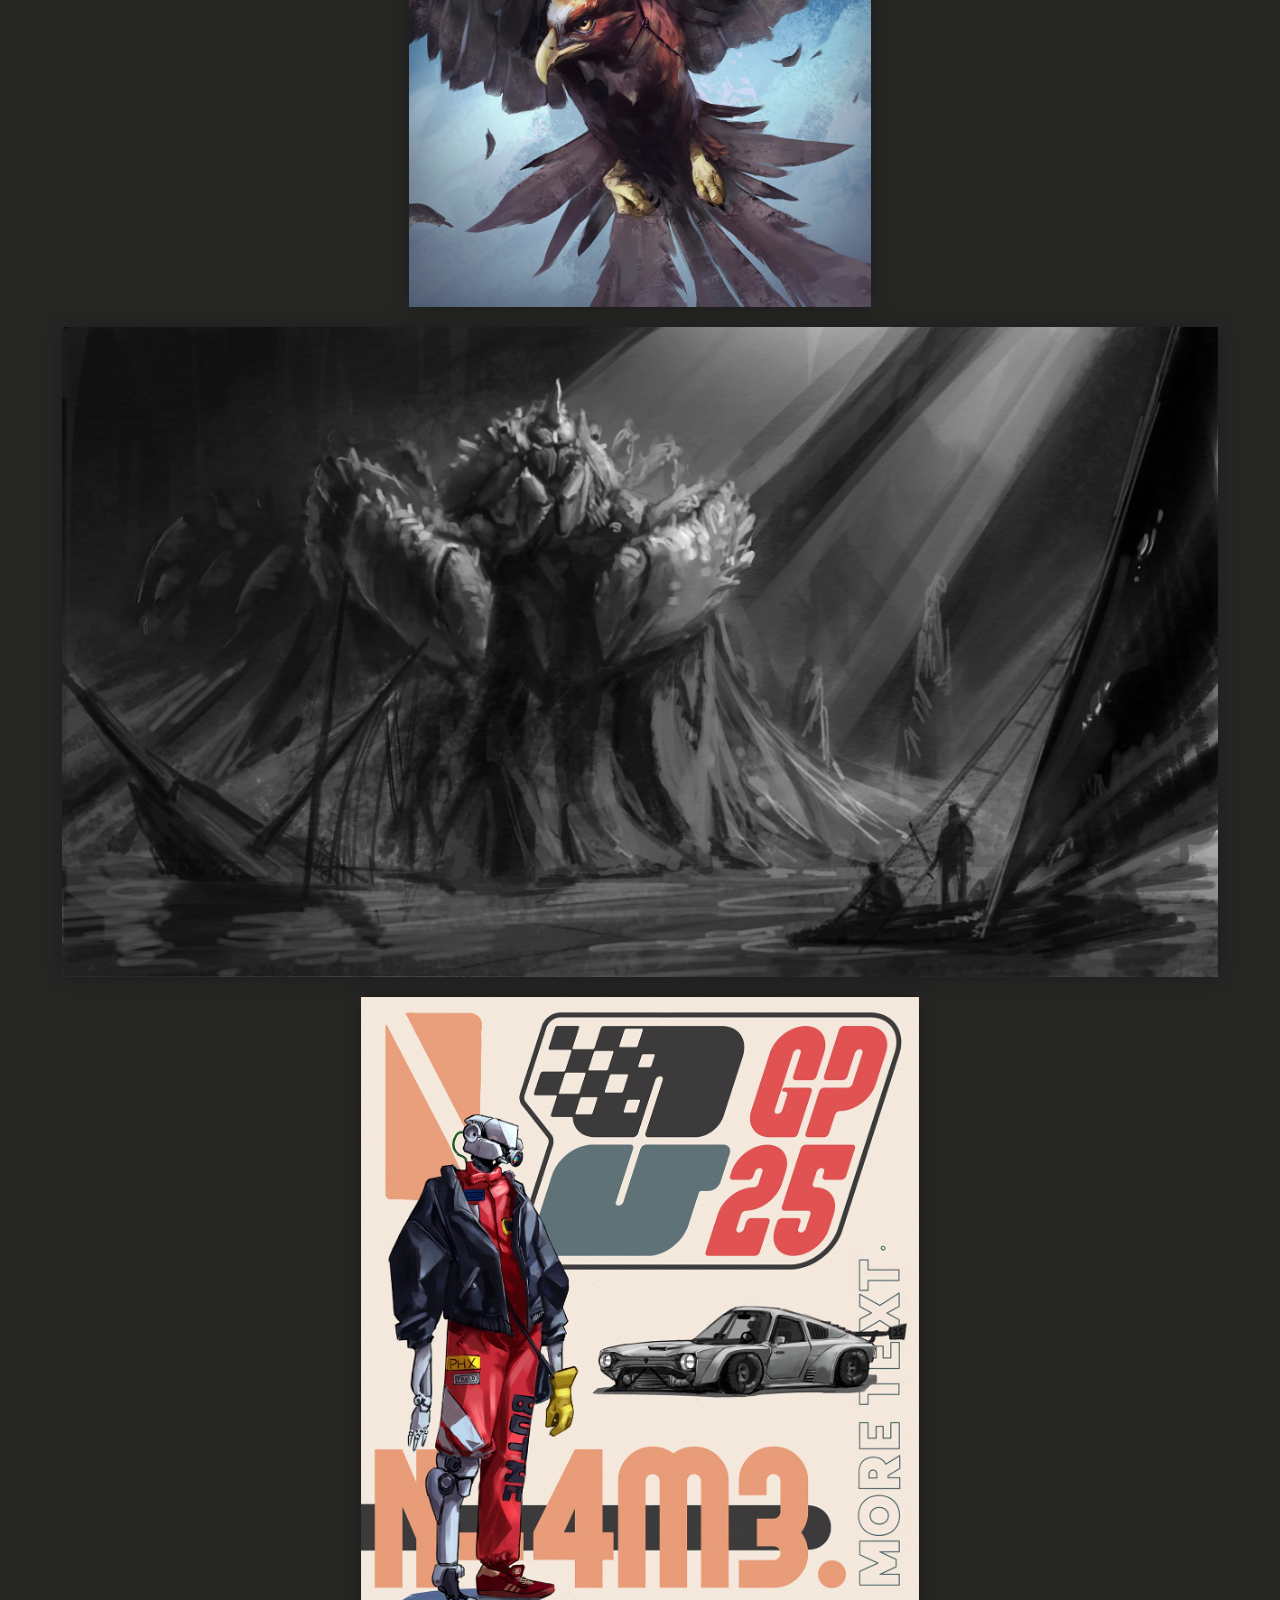
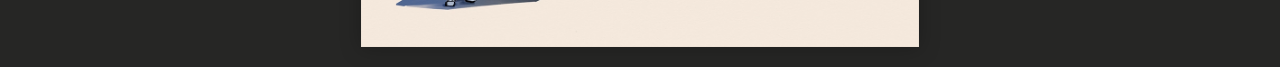
<file: pages/illustration.html>
<html lang="en">
  <head>
    <meta charset="utf-8" />
	<meta name="author" content="Tom Lupo">
	<meta name="description" content="Hi I'm Tom Lupo, a graphic designer and illustration oriented artist from Belgium">
	<meta name="viewport" content="width=device-width">
    <title>Tom Lupo - illustration</title>
	<link rel="icon" type="image/x-icon" href="../images/favicon.ico">
	<link rel="stylesheet" href="../css/main.css">
	<script src="../js/scroll.js" defer></script>
	<!--montserrat fonts call-->
	<link rel="preconnect" href="https://fonts.googleapis.com">
	<link rel="preconnect" href="https://fonts.gstatic.com" crossorigin>
	<link href="https://fonts.googleapis.com/css2?family=Montserrat:ital,wght@0,100..900;1,100..900&display=swap" rel="stylesheet">
  </head>
	<body>
		<header>
		<div class="header_links">
			<a href="../index.html" >tom lupo</a>
			<a href="about.html" >about</a>
			<a href="contact.html" >contact</a>
		</div>
	</header>
	<span class="test_width">
	
		<div>
			<span class="introduction">
				<h2 id="portrait">illustration</h2>
				<p>	Illustrative work of various kind.
				</p>
			</span>
			
		</div>
		
		<!--<div>
			<span class="test_text">
				<h2>logo</h2>
				<p>For the logo, I wanted a friendly look, obviously inspired by an apple. The rest of the visual identity follows this round aesthetic.
					The colours are ranging from green to red.
				</p>
			</span>
			<img src="../images/pomido_logo.webp" alt="img" class="first_pic">
		</div>-->
		
		<div class="gallery">
			<img src="../images/art3.webp" alt="img">
			<img src="../images/art10.webp" alt="img">
			<img src="../images/art4.webp" alt="img">
			<img src="../images/art1.webp" alt="img">
			<img src="../images/art5.webp" alt="img">
			
		
	</span>
    </body>
</html>
</file>
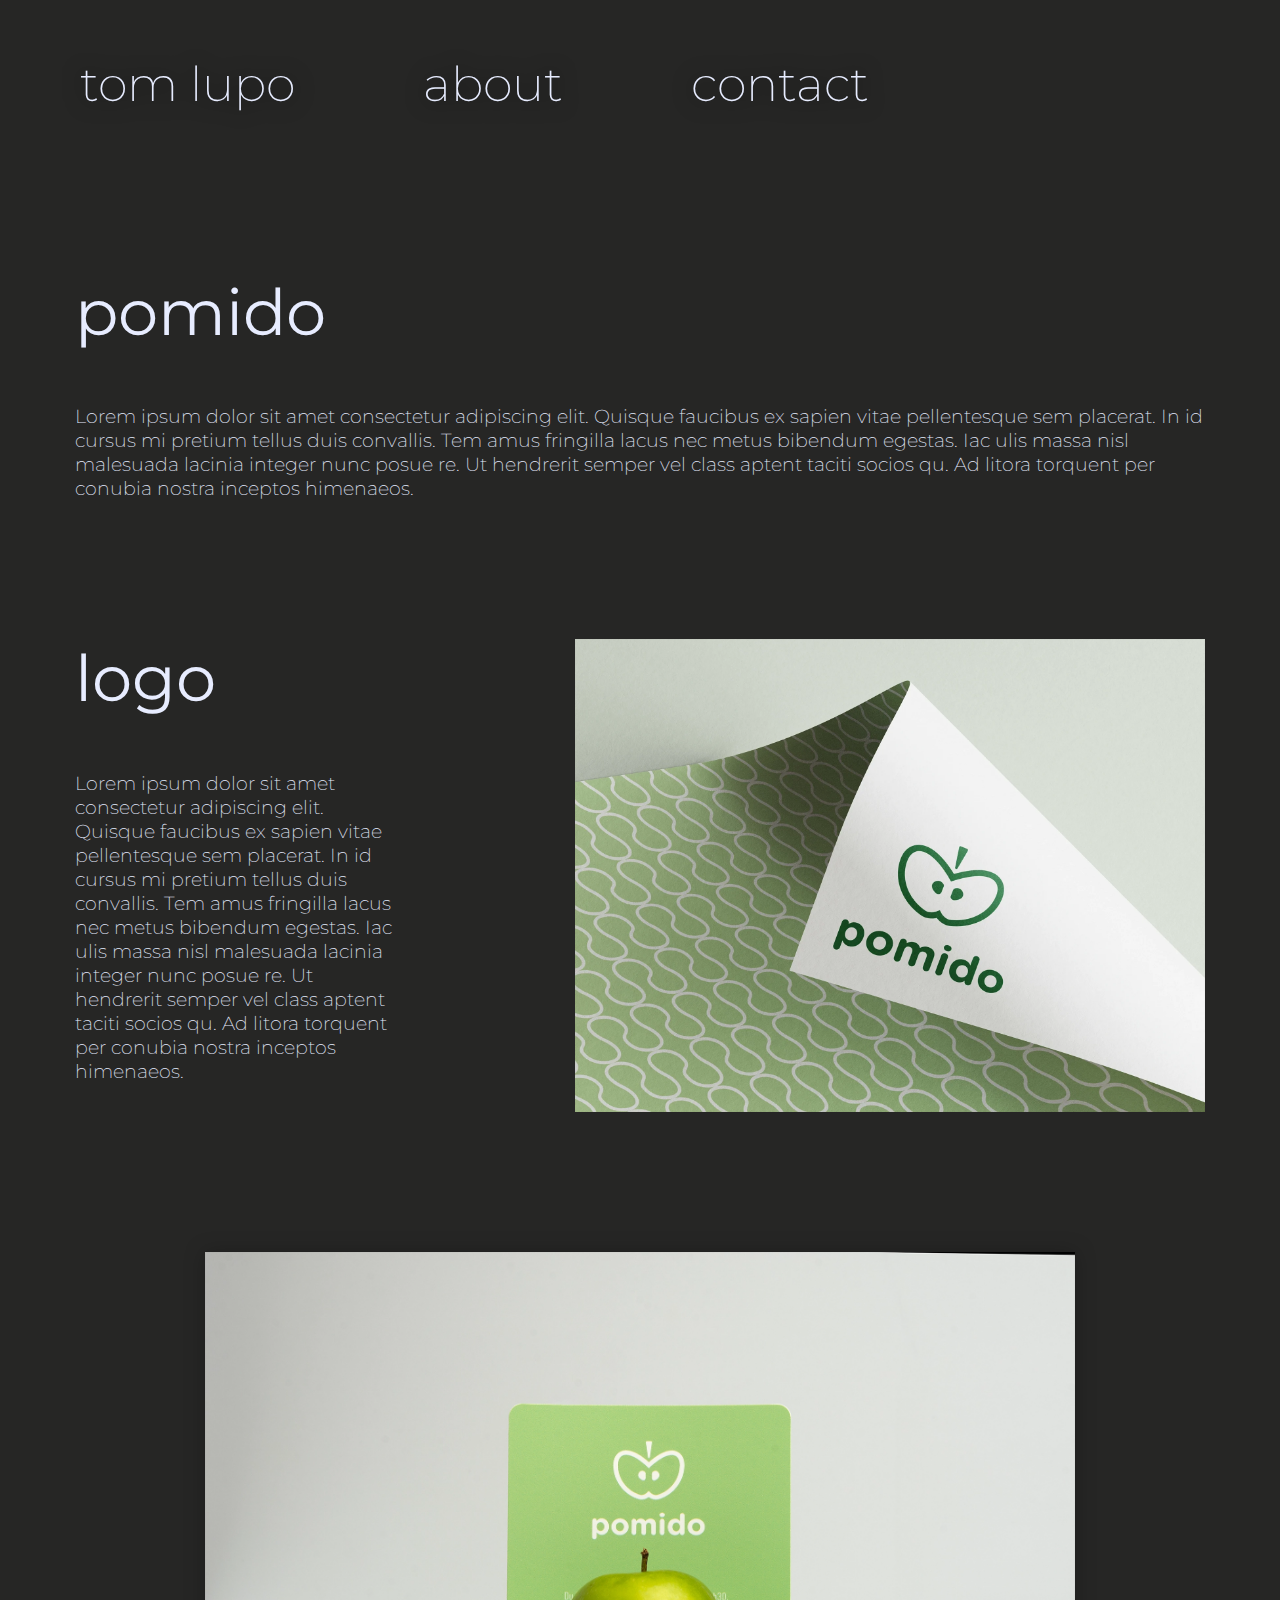
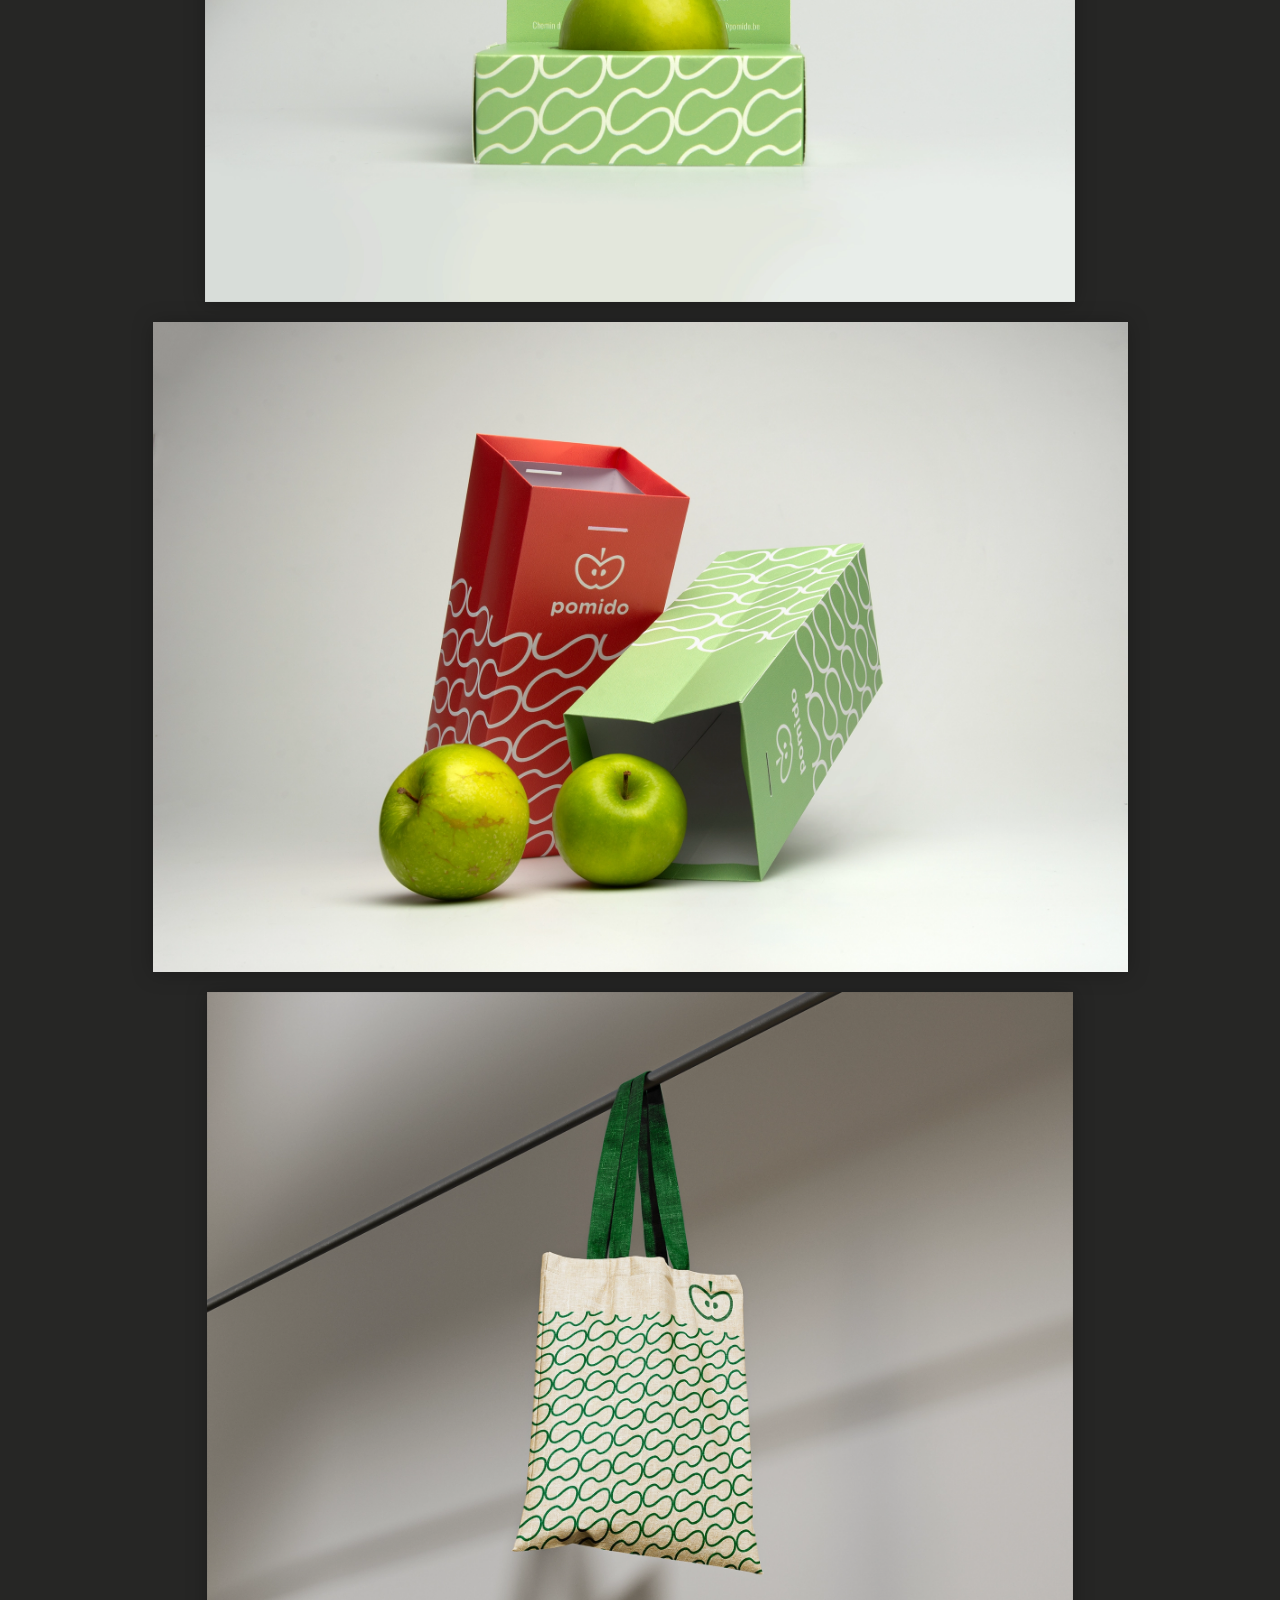
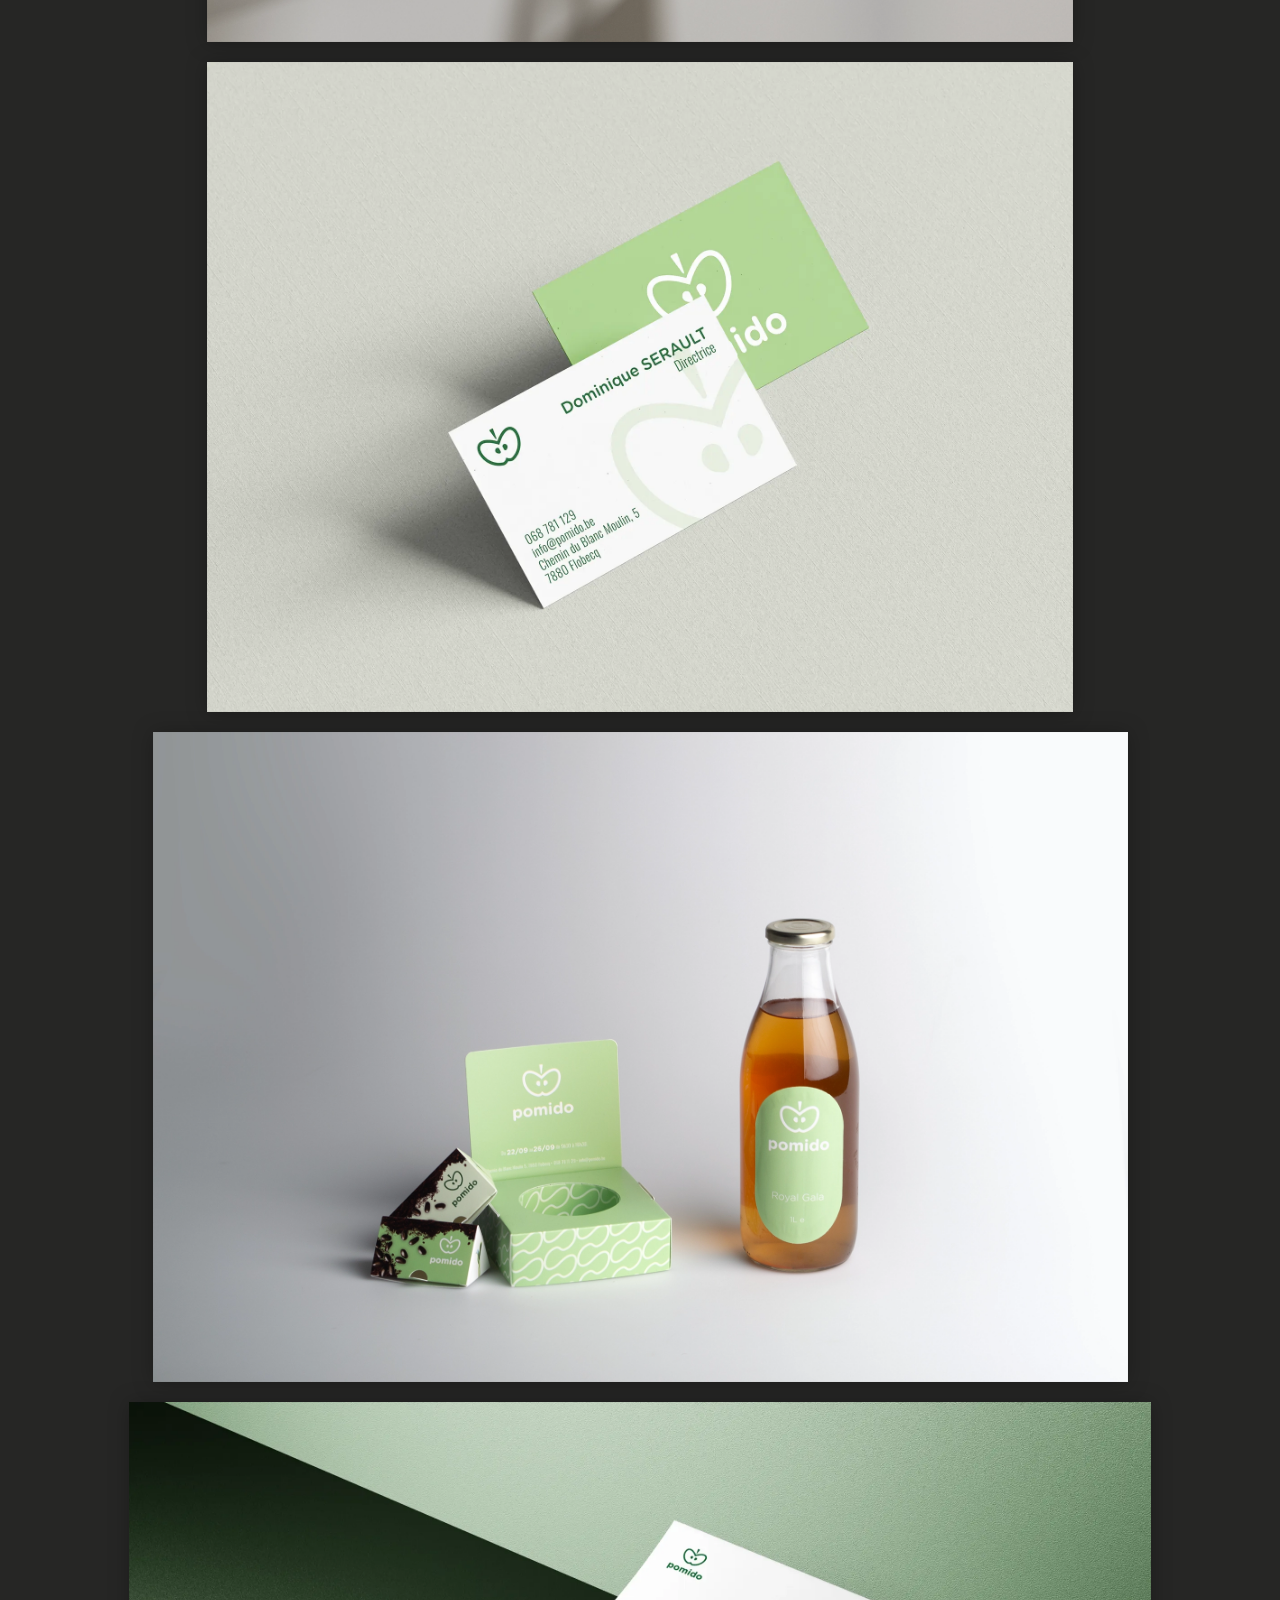
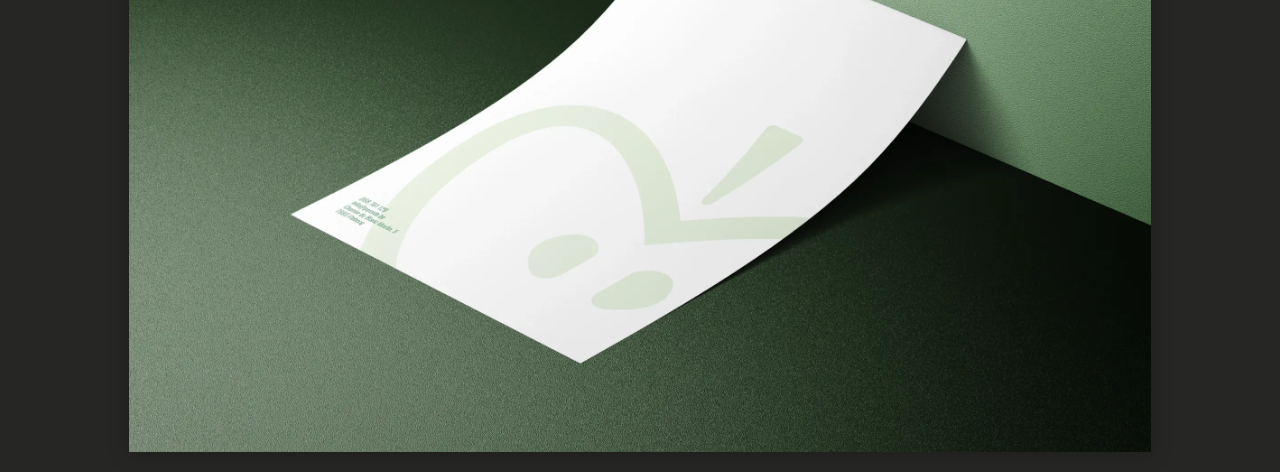
<file: pages/pomido.html>
<html lang="en">
  <head>
    <meta charset="utf-8" />
	<meta name="author" content="Tom Lupo">
	<meta name="description" content="Hi I'm Tom Lupo, a graphic designer and illustration oriented artist from Belgium">
	<meta name="viewport" content="width=device-width">
    <title>Tom Lupo - graphic design</title>
	<link rel="icon" type="image/x-icon" href="../images/favicon.ico">
	<link rel="stylesheet" href="../css/main.css">
	<script src="../js/scroll.js" defer></script>
	<!--montserrat fonts call-->
	<link rel="preconnect" href="https://fonts.googleapis.com">
	<link rel="preconnect" href="https://fonts.gstatic.com" crossorigin>
	<link href="https://fonts.googleapis.com/css2?family=Montserrat:ital,wght@0,100..900;1,100..900&display=swap" rel="stylesheet">
  </head>
	<body>
		<header>
		<div class="header_links">
			<a href="../index.html" >tom lupo</a>
			<a href="about.html" >about</a>
			<a href="contact.html" >contact</a>
		</div>
	</header>
	<span class="test_width">
	
		<div>
			<span class="introduction">
				<h2 id="portrait">pomido</h2>
				<p>Lorem ipsum dolor sit amet consectetur adipiscing elit. Quisque 
					faucibus ex sapien vitae pellentesque sem placerat. 
					In id cursus mi pretium tellus duis convallis. Tem
					amus fringilla lacus nec metus bibendum egestas. Iac
					ulis massa nisl malesuada lacinia integer nunc posue
					re. Ut hendrerit semper vel class aptent taciti socios
					qu. Ad litora torquent per conubia nostra inceptos himenaeos.
				</p>
			</span>
			
		</div>
		
		<div>
			<span class="test_text">
				<h2>logo</h2>
				<p>Lorem ipsum dolor sit amet consectetur adipiscing elit. Quisque 
					faucibus ex sapien vitae pellentesque sem placerat. 
					In id cursus mi pretium tellus duis convallis. Tem
					amus fringilla lacus nec metus bibendum egestas. Iac
					ulis massa nisl malesuada lacinia integer nunc posue
					re. Ut hendrerit semper vel class aptent taciti socios
					qu. Ad litora torquent per conubia nostra inceptos himenaeos.
				</p>
			</span>
			<img src="../images/pomido_logo.webp" alt="img" class="first_pic">
		</div>
		
		<div class="gallery">
			<img src="../images/pomido_apple.webp" alt="img">
			<img src="../images/mock1.webp" alt="img">
			<img src="../images/pomido_bag.webp" alt="img">
			<img src="../images/pomido_card.webp" alt="img">
			<img src="../images/pomido_bottle.webp" alt="img">
			<img src="../images/pomido_letter.webp" alt="img">
		</div>
		
	</span>
    </body>
</html>
</file>
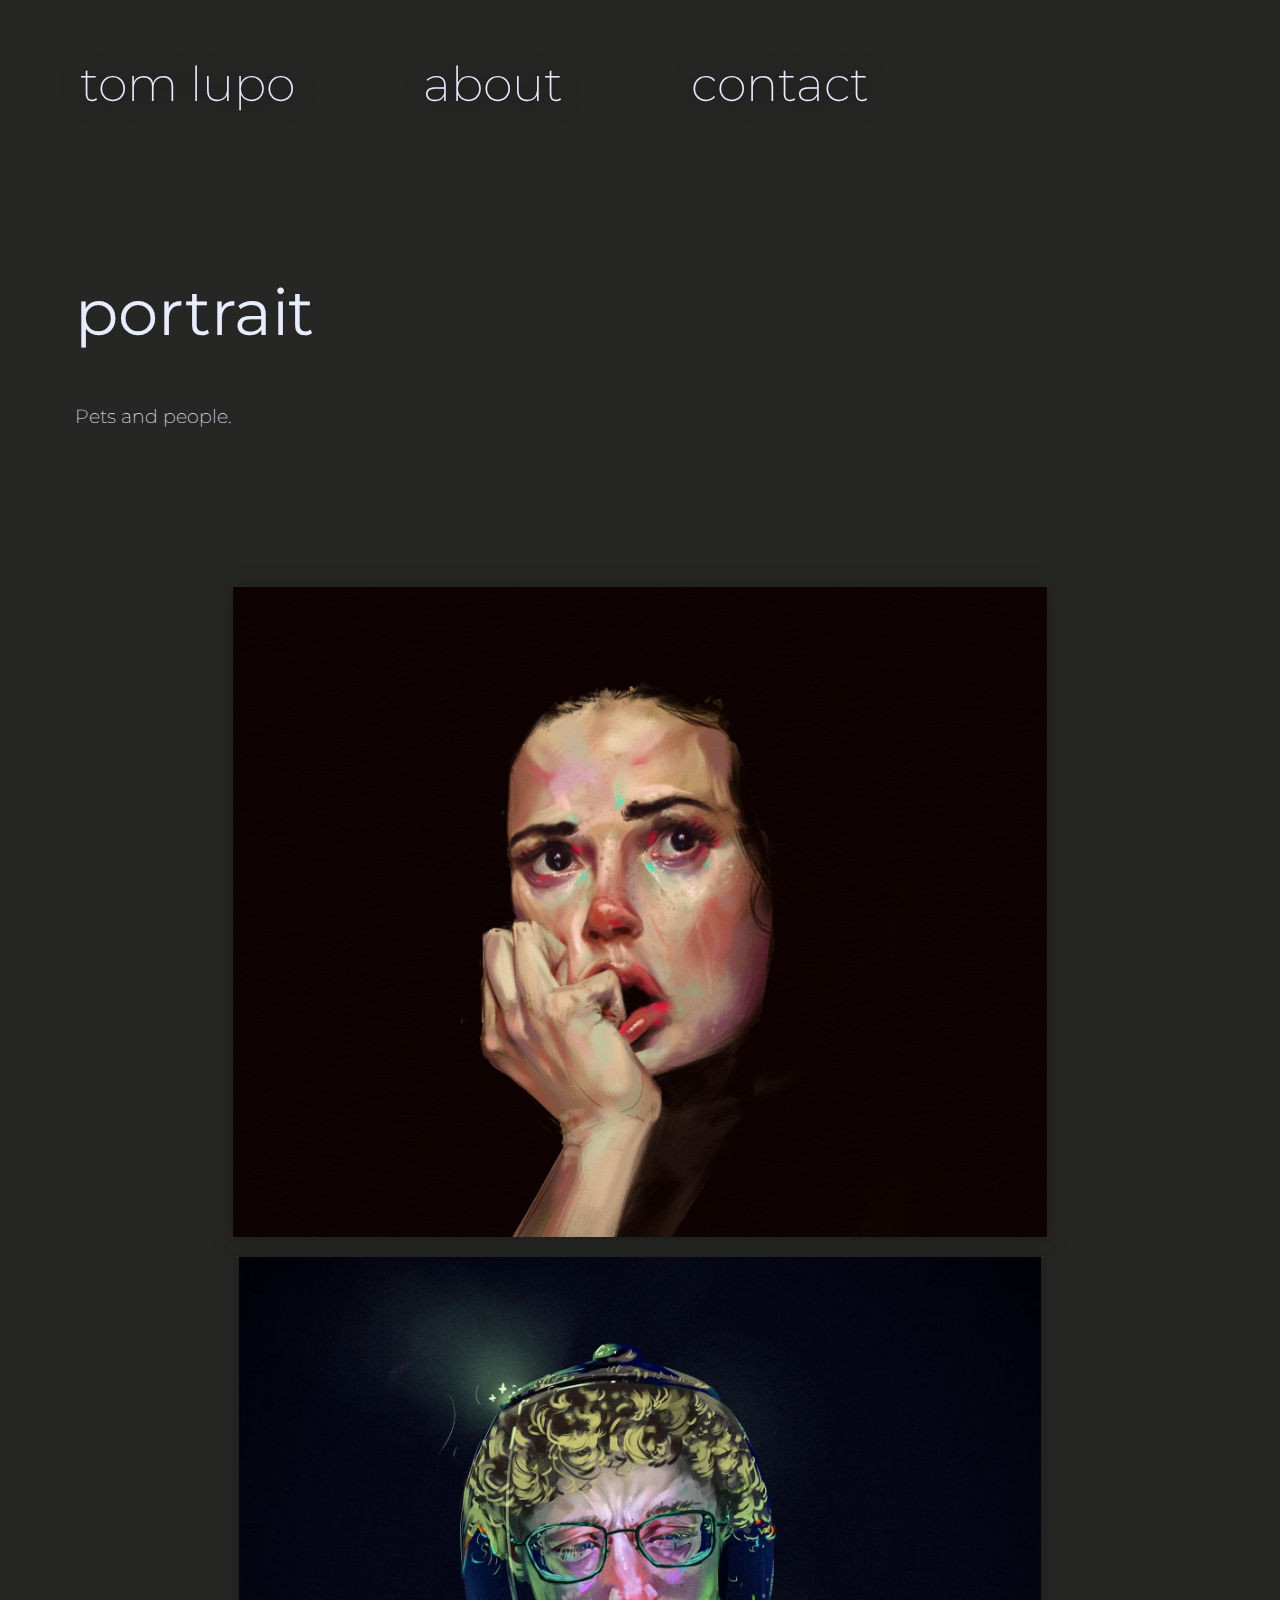
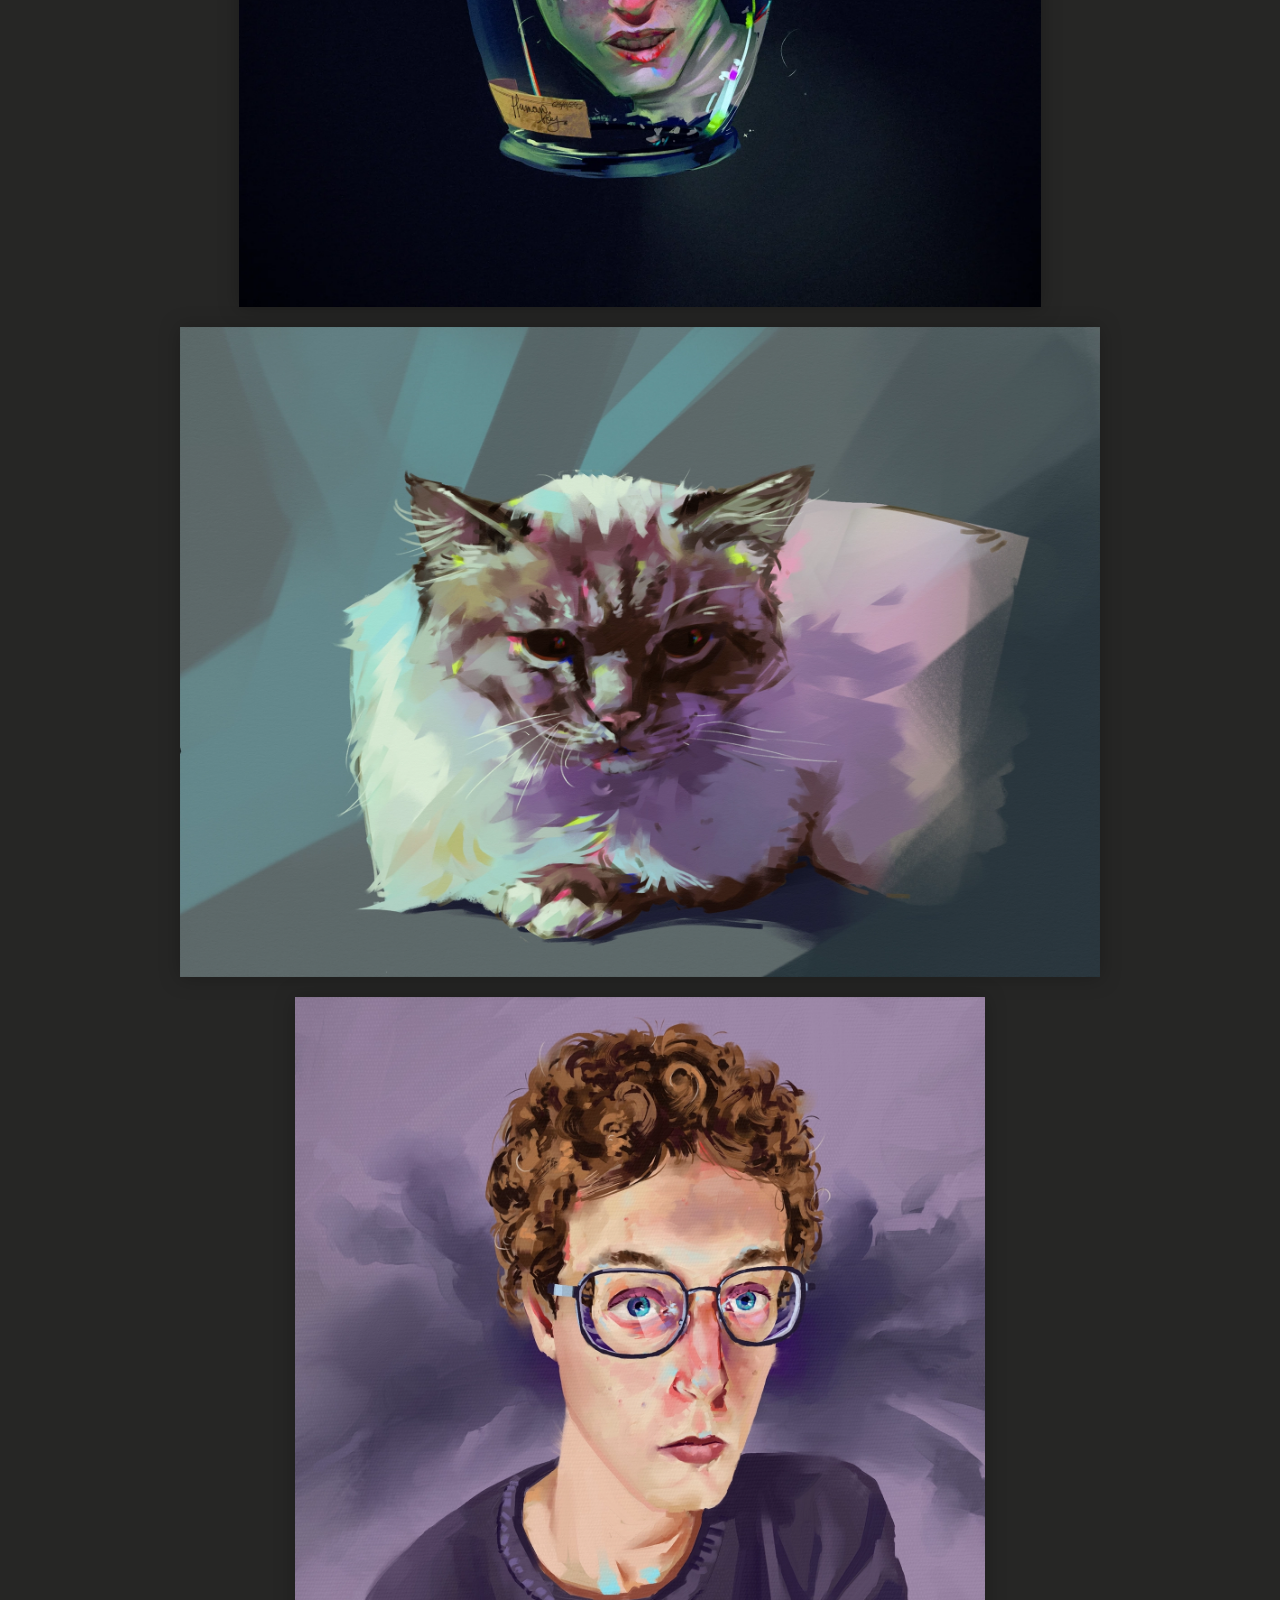
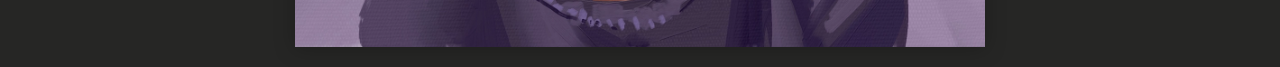
<file: pages/portrait.html>
<html lang="en">
  <head>
    <meta charset="utf-8" />
	<meta name="author" content="Tom Lupo">
	<meta name="description" content="Hi I'm Tom Lupo, a graphic designer and illustration oriented artist from Belgium">
	<meta name="viewport" content="width=device-width">
    <title>Tom Lupo - portrait</title>
	<link rel="icon" type="image/x-icon" href="../images/favicon.ico">
	<link rel="stylesheet" href="../css/main.css">
	<script src="../js/scroll.js" defer></script>
	<!--montserrat fonts call-->
	<link rel="preconnect" href="https://fonts.googleapis.com">
	<link rel="preconnect" href="https://fonts.gstatic.com" crossorigin>
	<link href="https://fonts.googleapis.com/css2?family=Montserrat:ital,wght@0,100..900;1,100..900&display=swap" rel="stylesheet">
  </head>
	<body>
		<header>
		<div class="header_links">
			<a href="../index.html" >tom lupo</a>
			<a href="about.html" >about</a>
			<a href="contact.html" >contact</a>
		</div>
	</header>
	<span class="test_width">
	
		<div>
			<span class="introduction">
				<h2 id="portrait">portrait</h2>
				<p>Pets and people.
				</p>
			</span>
			
		</div>
		
		<!--<div>
			<span class="test_text">
				<h2>logo</h2>
				<p>For the logo, I wanted a friendly look, obviously inspired by an apple. The rest of the visual identity follows this round aesthetic.
					The colours are ranging from green to red.
				</p>
			</span>
			<img src="../images/pomido_logo.webp" alt="img" class="first_pic">
		</div>-->
		
		<div class="gallery">
			<img src="../images/art2.webp" alt="img">
			<img src="../images/art11.webp" alt="img">
			<img src="../images/art7.webp" alt="img">
			<img src="../images/art12.webp" alt="img">
			
		
	</span>
    </body>
</html>
</file>
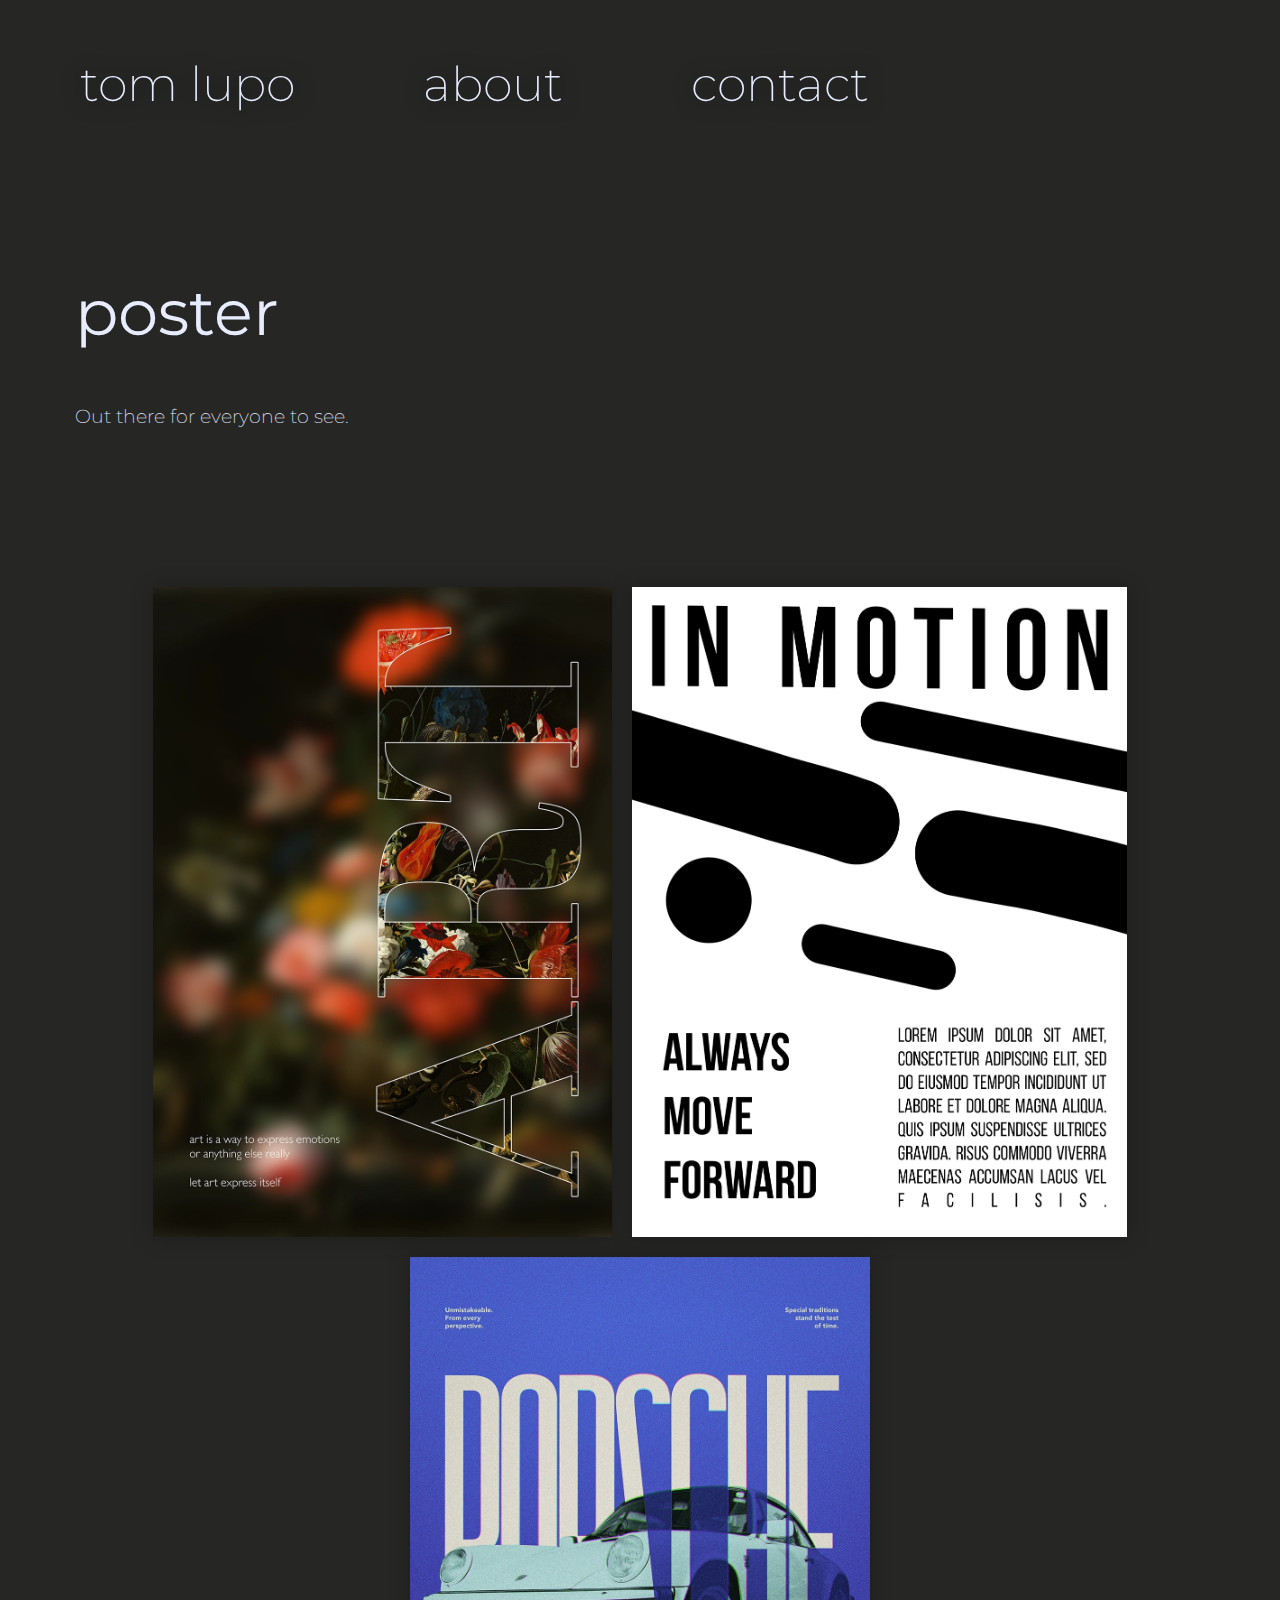
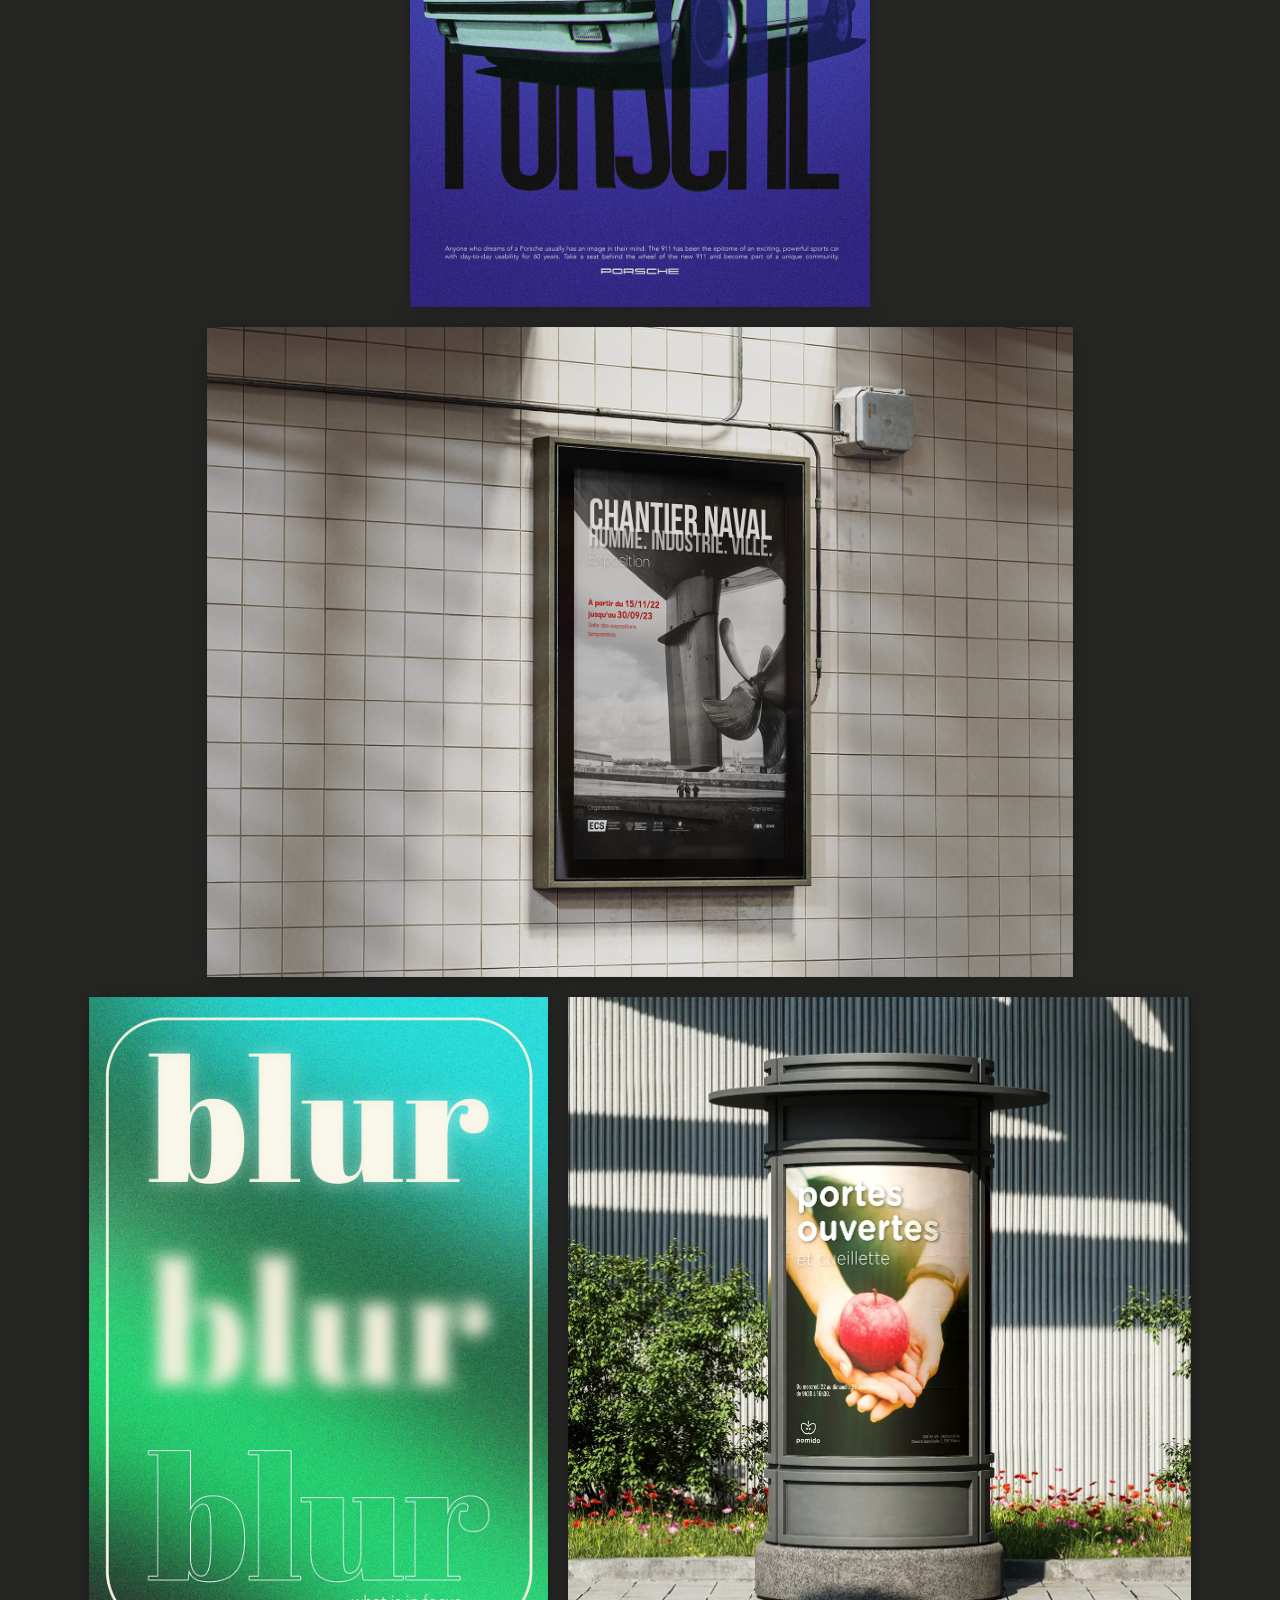
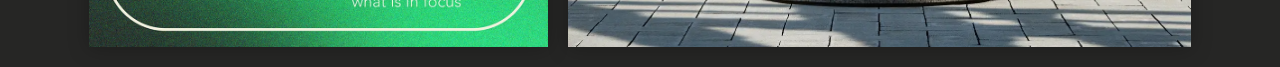
<file: pages/poster.html>
<html lang="en">
  <head>
    <meta charset="utf-8" />
	<meta name="author" content="Tom Lupo">
	<meta name="description" content="Hi I'm Tom Lupo, a graphic designer and illustration oriented artist from Belgium">
	<meta name="viewport" content="width=device-width">
    <title>Tom Lupo - poster</title>
	<link rel="icon" type="image/x-icon" href="../images/favicon.ico">
	<link rel="stylesheet" href="../css/main.css">
	<script src="../js/scroll.js" defer></script>
	<!--montserrat fonts call-->
	<link rel="preconnect" href="https://fonts.googleapis.com">
	<link rel="preconnect" href="https://fonts.gstatic.com" crossorigin>
	<link href="https://fonts.googleapis.com/css2?family=Montserrat:ital,wght@0,100..900;1,100..900&display=swap" rel="stylesheet">
  </head>
	<body>
		<header>
		<div class="header_links">
			<a href="../index.html" >tom lupo</a>
			<a href="about.html" >about</a>
			<a href="contact.html" >contact</a>
		</div>
	</header>
	<span class="test_width">
	
		<div>
			<span class="introduction">
				<h2 id="portrait">poster</h2>
				<p>Out there for everyone to see.
				</p>
			</span>
			
		</div>
		
		<!--<div>
			<span class="test_text">
				<h2>logo</h2>
				<p>For the logo, I wanted a friendly look, obviously inspired by an apple. The rest of the visual identity follows this round aesthetic.
					The colours are ranging from green to red.
				</p>
			</span>
			<img src="../images/pomido_logo.webp" alt="img" class="first_pic">
		</div>-->
		
		<div class="gallery">
			<img src="../images/mock6.webp" alt="img">
			<img src="../images/mock8.webp" alt="img">
			<img src="../images/mock9.webp" alt="img">
			<img src="../images/mock10.webp" alt="img">
			<img src="../images/mock11.webp" alt="img">
			<img src="../images/pomido_poster.webp" alt="img">
			
		
	</span>
    </body>
</html>
</file>
<file: css/main.css>
html {
	background-color: rgb(38, 38, 37);
}

body {
	margin: 0;
}

/*header css*/

header {
	position: fixed;
	top: 25px;
	left: 10px;
	z-index: 999;
	font-family: "Montserrat";
	font-weight: 200;
	filter: drop-shadow(0 1px 10px rgba(0,0,0,0.65));
	padding: 30px;
}

.header_links a {
	margin: auto 40px;
	font-size: 3em;
	text-decoration: none;
	color: rgb(231, 236, 255);
	transition: all 50ms;
	transition-timing-function: ease-in-out;
	}
	
.current {
	transform: scale(1.2);
}

.current a {
	color: rgb(0, 236, 255);
}

.header_links a:hover {
	color: rgb(0, 236, 255);
	transform: scale(1.2);
	}

@media screen and (max-width: 550px) {
  .header_links a {
    font-size: 2em;
	display: grid;
	margin-bottom: 10px;
  }
}

@media screen and (width >= 80rem) {
		.header_links {
		display: flex;
		gap: 3em;
	}
}

/*main page css*/

.titles h1 {
	color: rgb(231, 236, 255);
	font-size: 10vw;
	font-family: "Montserrat";
	white-space: nowrap;
	font-weight: 900;
	position: relative;
	filter: drop-shadow(0 1px 8px rgba(0,0,0,0.25));
	margin: 0px;
}


.and {
	color: rgb(0, 236, 255);
	font-size: 16vw;
	font-family: "Montserrat";
	white-space: nowrap;
	font-weight: 900;
	justify-content: center;
	align-items: center;
	z-index: 0;
	position: fixed;
	left: 0%;
	right: 0%;
	
	top: 5%;
	margin-top:20vh;
	display: flex;
	filter: blur(0px);
	opacity: 50%;
}

div.titles {
	justify-content: center;
	align-items: center;
	position: fixed;
	top: 0%;
	bottom: 0%;
	max-height: 250px;
	display: flex;
	flex-wrap: wrap;
	pointer-events: none;
	z-index: 2;
	margin-top: 20vh;

	
}


.bg_image_art {
	position: relative;
	/*top: -20%;*/
	bottom: 0%;
}

nav.showcase {
	/*background-color: rgb(38, 38, 37);*/
	overflow: visible;
	padding: 10px;	
	position: relative;
	z-index: 1;
	filter: drop-shadow(0 1px 15px rgba(0,0,0,0.35));
	margin: 70vmin 0 auto;
	text-align: center;
	justify-content: center;
	display:flex;
	flex-wrap: wrap;
	
}


.showcase p {
	pointer-events: none;
	position: fixed;
	left: 6%;
	/*right: 0%;
	top: 0%;*/
	bottom: 3%;
	visibility: hidden;
	opacity: 0;
	/*color: rgb(231, 236, 255);*/
	/*color: rgb(38, 38, 37); -without difference blending mode*/
	color: rgb(218, 235, 235);
	font-size: 20px;
	font-family: "Montserrat";
	font-weight: 300;
	transition: all 1ms;
	mix-blend-mode: difference;
	
	
	
	
}
nav.showcase div:hover p {
	
	animation: rotate 400ms ease-out 0ms forwards;
	
}

@keyframes rotate {
	
	0% {
    transform: translateY(40px);
	visibility: hidden;
	opacity: 0;
  }
	100% {
    transform: translateY(0px);
	visibility: visible;
	opacity: 1;
  }
}

@media screen and (min-width: 701px) {
	nav.showcase img {
		
		min-height: 200px;
		
		height: 500px;
		transition: all 180ms;
		transition-timing-function: ease-in-out;
		
	}
	nav.showcase div {
		overflow: hidden;
		min-height: 200px;
		margin: 5px;
		height: 500px;
		
		
		
	
	}
	nav.showcase div:hover {
		transform: scale(1);
	
	}
	nav.showcase img:hover {
		transform: scale(1.1);
		
	
	}
	
}

@media screen and (max-width: 700px) {
  nav.showcase img {
	width: 450px;
	min-width: 250px;
	padding: 10px;
	}
}


/*about css*/

.about_paragraph {
	max-width: 600px;
	max-height: max-content;
	margin: 0 auto;
	display: flex;
	flex-direction: column;
	justify-content: center;
	align-items: center;
}

.moving_box {
	display: flex ;
	max-width: 350px;
	position: absolute;
	margin-left: -175px;
	margin-top: -190px;
	top: 50%;
	left: 50%;
	pointer-events : none
}

#text_move {
	transition: all 50ms;
}

.about {
	color: rgb(231, 236, 255);
	font-family: "Montserrat";
	filter: drop-shadow(0 1px 15px rgba(0,0,0,0.35))
	
}

.about h2 {
	font-weight: 900;
	font-size: 340%;
}

.about p {
	font-weight: 200;
	font-size: 170%;
}

div.tom_image {
	display: flex ;
	position: absolute;
	margin-left: -230px;
	margin-top: -300px;
	top: 50%;
	left:50%;
	flex-direction: column;
}

.tom_image img {
		display: flex;
		height: 600px;
		box-shadow: 0 1px 20px rgba(0,0,0,0.55);
		transition: all 150ms;
		position: absolute;
		left: 0;
		transition: left 150ms, transform 500ms, border-radius 500ms;
	}

@media screen and (width >= 1000px) {
	.tom_image img {
		display: flex;
		position: relative;
		left: -300px;
	}
}

.tom_image img:hover {
	border-radius: 40px;
	transform: scale(1.1);
}

/*contact css*/

span.logos {
	display: flex;
	max-height: 150px;
	max-width: 840px;
	position: fixed;
	margin-left: -420px;
	margin-top: -75px;
	top: 50%;
	left:50%;
	justify-content: center;
	align-items: center;
}
@media screen and (width <= 750px) {
	span.logos {
		flex-direction: column;
		margin-left: -170px;
		margin-top: -75px;
	}
}


.logos img {
	display: flex;
	height: 150px;
	padding: 50px;
	flex-direction: column;
	transition: transform 150ms;
	filter: brightness(0) saturate(100%) invert(88%) sepia(4%) saturate(1875%) hue-rotate(197deg) brightness(104%) contrast(104%);
}

.logos img:hover {
	transform: scale(1.2);
	filter: brightness(0) saturate(100%) invert(73%) sepia(21%) saturate(4781%) hue-rotate(138deg) brightness(104%) 
	contrast(105%) /*drop-shadow( 0 0px 10px rgba(0, 236, 255,0.15))*/; 
}

/*porject page css*/

.introduction p {
	font-family: "Montserrat";
	font-weight: 200;
	color: rgb(231, 236, 255);
	font-size: 1.2rem;
}


.introduction h2 {
	font-family: "Montserrat";
	font-weight: 400;
	color: rgb(231, 236, 255);
	font-size: 4rem;
}

span.introduction p {
	display: flex;
	flex-direction: column;
	
}

.test_text p {
	font-family: "Montserrat";
	font-weight: 200;
	color: rgb(231, 236, 255);
	font-size: 1.2rem;
}


.test_text h2 {
	font-family: "Montserrat";
	font-weight: 400;
	color: rgb(231, 236, 255);
	font-size: 4rem;
	margin-top: 0;
}

span.test_text p {
	display: grid;
	max-width: 25em;
	padding-right: 180px;
}

span.test_text {
	height: min-content;
	/*margin: auto 0;*/
}

div.gallery img {
	height: 650px;
	width: auto;
	padding: 10px;
	filter: drop-shadow(0 1px 10px rgba(0,0,0,0.25));
}

img.first_pic {
	min-width:300px;
	max-width: 1000px;
}

.test_width img {
	
	height: 100%;
	width: 100%;
	
}

.test_text h2 {
	width: 500px;
	height: auto;
}

.test_width div {
	display: flex;
	margin: 120px auto;
	padding: 0 75px;
	
	max-width: 1280px;
}



@media screen and  (width <= 1000px) {
	.test_width div {
		
		display: grid;
		margin: 200px 50px;
		padding: 0;
		
	}
	div.gallery img {
		
		width: 350px;
		height:auto;
	}
	img.first_pic {
		
		max-width: 300px;
	}
}

span.test_width {
	position: relative;
	top: 100px;
	
}

div.gallery {
	overflow: visible;
	padding: 10px;	
	position: relative;
	z-index: 1;
	/*filter: drop-shadow(0 1px 15px rgba(0,0,0,0.35));*/
	margin: 0 0 auto;
	text-align: center;
	justify-content: center;
	display:flex;
	flex-wrap: wrap;
	max-width: 100vw;
}
</file>
